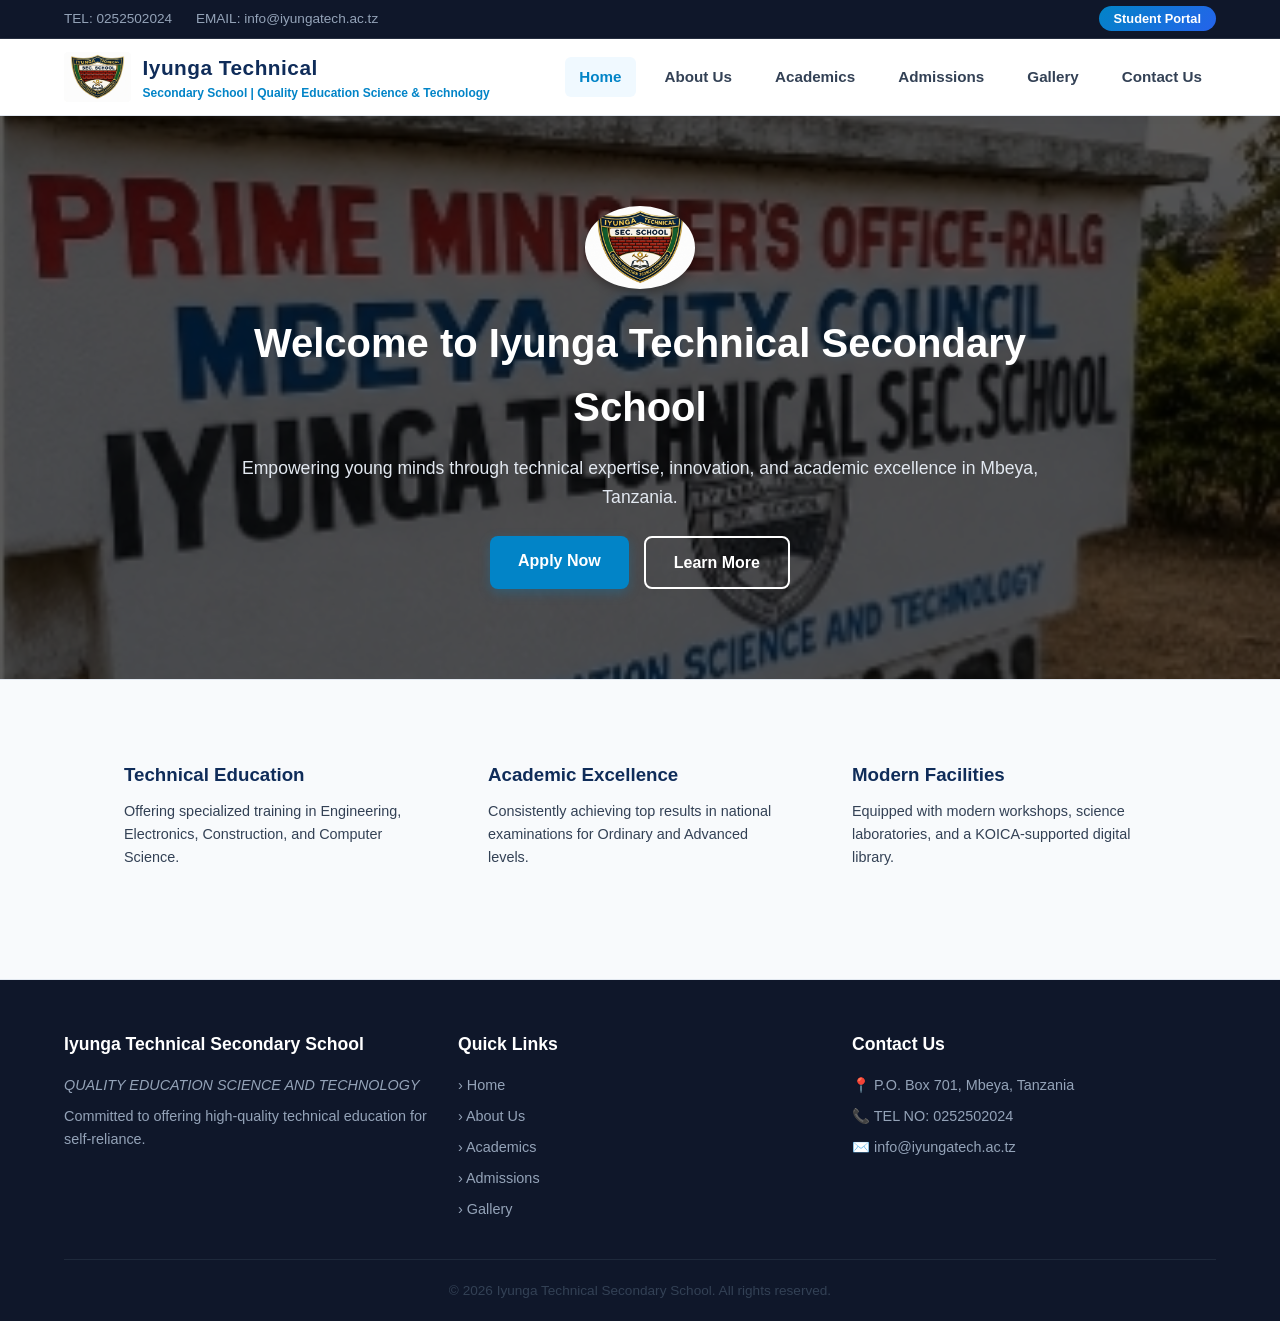
<file: index.html>
<!DOCTYPE html>
<html lang="en">
<head>
    <meta charset="UTF-8">
    <meta name="viewport" content="width=device-width, initial-scale=1.0">
    <title>Iyunga Technical Secondary School - Home</title>
    <!-- Custom External CSS -->
    <link rel="stylesheet" href="style.css">
</head>
<body>

    <!-- TOP HEADER -->
    <div class="top-header">
        <div class="top-header-info">
            <span>TEL: 0252502024</span>
            <span>EMAIL: info@iyungatech.ac.tz</span>
        </div>
        <div>
            <a href="#" class="portal-btn">Student Portal</a>
        </div>
    </div>

    <!-- NAVIGATION BAR -->
    <nav class="navbar">
        <div class="nav-container">
            <a href="index.html" class="brand-logo">
                <img src="iyungalogo.jpg" alt="Iyunga Logo" style="height: 50px; width: auto; margin-right: 12px; border-radius: 4px;">
                <div>
                    <div class="brand-title">Iyunga Technical</div>
                    <div class="brand-subtitle">Secondary School | Quality Education Science & Technology</div>
                </div>
            </a>
            <div class="nav-links">
                <a href="index.html" class="active">Home</a>
                <a href="about.html">About Us</a>
                <a href="academics.html">Academics</a>
                <a href="admissions.html">Admissions</a>
                <a href="gallery.html">Gallery</a>
                <a href="contact.html">Contact Us</a>
            </div>
        </div>
    </nav>

    <!-- HERO SECTION (WITH LOGO & BACKGROUND IMAGE) -->
    <section class="hero-section" style="background: linear-gradient(rgba(0, 0, 0, 0.65), rgba(0, 0, 0, 0.65)), url('iyunga3.jpg') no-repeat center center/cover;">
        <div class="hero-content">
            <div class="hero-text" style="text-align: center;">
                <!-- School Logo in Hero -->
                <img src="iyungalogo.jpg" alt="Iyunga Crest Logo" style="width: 110px; height: auto; margin-bottom: 15px; border-radius: 50%; border: 3px solid var(--brand-gold); box-shadow: 0 4px 10px rgba(0,0,0,0.3);">
                
                <h2>Welcome to Iyunga Technical Secondary School</h2>
                <p>Empowering young minds through technical expertise, innovation, and academic excellence in Mbeya, Tanzania.</p>
                <div class="hero-buttons">
                    <a href="admissions.html" class="btn-primary">Apply Now</a>
                    <a href="about.html" class="btn-outline">Learn More</a>
                </div>
            </div>
        </div>
    </section>

    <!-- ANNOUNCEMENT / QUICK INFO SECTION -->
    <section class="main-container">
        <div class="grid-3-col" style="display: grid; grid-template-columns: repeat(auto-fit, minmax(280px, 1fr)); gap: 20px; margin-top: 20px;">
            <div style="background: var(--light-bg); padding: 20px; border-radius: 8px; border-left: 4px solid var(--brand-gold);">
                <h3 style="color: var(--brand-green); margin-bottom: 10px;">Technical Education</h3>
                <p style="font-size: 0.9rem; color: var(--gray-text);">Offering specialized training in Engineering, Electronics, Construction, and Computer Science.</p>
            </div>
            <div style="background: var(--light-bg); padding: 20px; border-radius: 8px; border-left: 4px solid var(--brand-green);">
                <h3 style="color: var(--brand-green); margin-bottom: 10px;">Academic Excellence</h3>
                <p style="font-size: 0.9rem; color: var(--gray-text);">Consistently achieving top results in national examinations for Ordinary and Advanced levels.</p>
            </div>
            <div style="background: var(--light-bg); padding: 20px; border-radius: 8px; border-left: 4px solid var(--brand-gold);">
                <h3 style="color: var(--brand-green); margin-bottom: 10px;">Modern Facilities</h3>
                <p style="font-size: 0.9rem; color: var(--gray-text);">Equipped with modern workshops, science laboratories, and a KOICA-supported digital library.</p>
            </div>
        </div>
    </section>

    <!-- FOOTER -->
    <footer>
        <div class="footer-container">
            <div class="footer-col">
                <h4>Iyunga Technical Secondary School</h4>
                <p style="color: var(--brand-gold); font-style: italic; margin-bottom: 8px;">QUALITY EDUCATION SCIENCE AND TECHNOLOGY</p>
                <p>Committed to offering high-quality technical education for self-reliance.</p>
            </div>
            <div class="footer-col">
                <h4>Quick Links</h4>
                <ul>
                    <li><a href="index.html">&rsaquo; Home</a></li>
                    <li><a href="about.html">&rsaquo; About Us</a></li>
                    <li><a href="academics.html">&rsaquo; Academics</a></li>
                    <li><a href="admissions.html">&rsaquo; Admissions</a></li>
                    <li><a href="gallery.html">&rsaquo; Gallery</a></li>
                </ul>
            </div>
            <div class="footer-col">
                <h4>Contact Us</h4>
                <ul>
                    <li>📍 P.O. Box 701, Mbeya, Tanzania</li>
                    <li>📞 TEL NO: 0252502024</li>
                    <li>✉️ info@iyungatech.ac.tz</li>
                </ul>
            </div>
        </div>
        <div class="footer-bottom">
            <p>&copy; 2026 Iyunga Technical Secondary School. All rights reserved.</p>
        </div>
    </footer>

    <!-- JAVASCRIPT LINK -->
    <script src="script.js"></script>

</body>
</html>
</file>
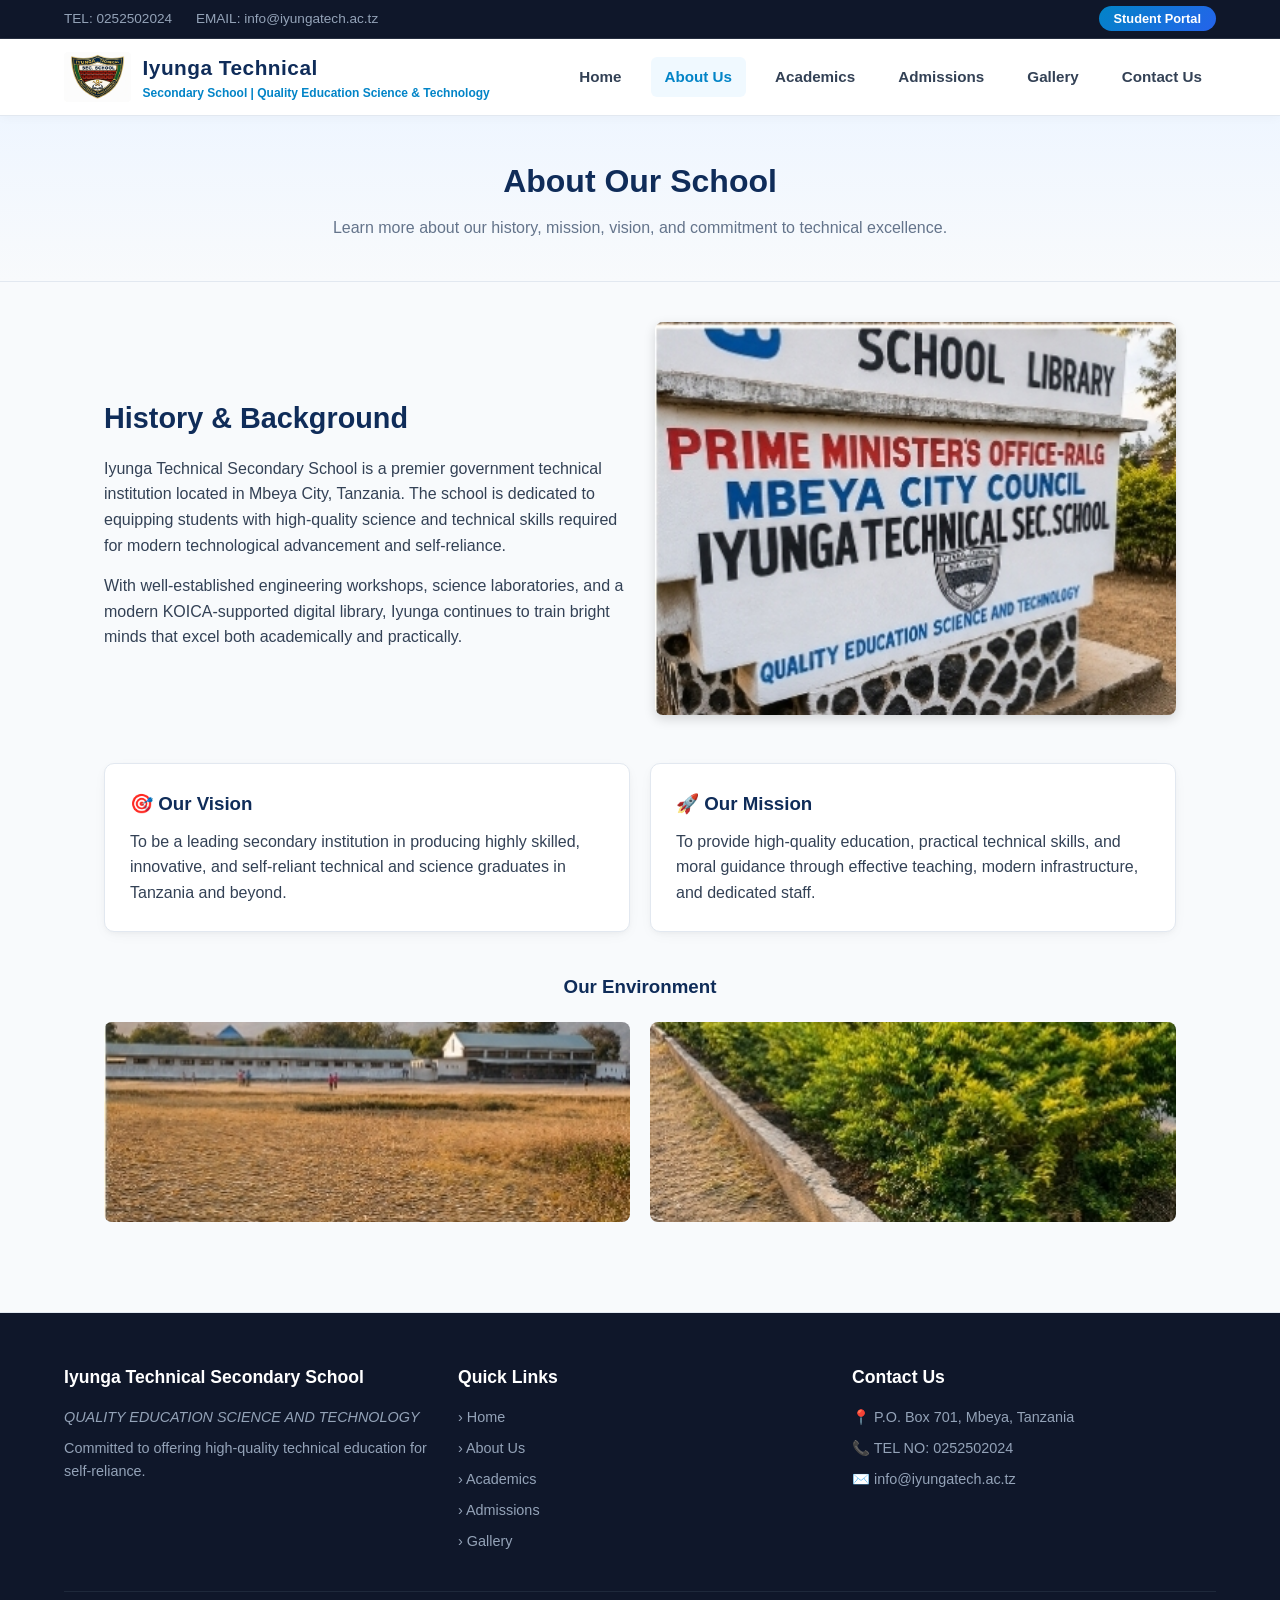
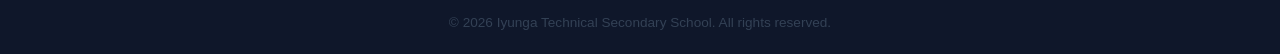
<file: about.html>
<!DOCTYPE html>
<html lang="en">
<head>
    <meta charset="UTF-8">
    <meta name="viewport" content="width=device-width, initial-scale=1.0">
    <title>About Us - Iyunga Technical Secondary School</title>
    <!-- Custom External CSS -->
    <link rel="stylesheet" href="style.css">
</head>
<body>

    <!-- TOP HEADER -->
    <div class="top-header">
        <div class="top-header-info">
            <span>TEL: 0252502024</span>
            <span>EMAIL: info@iyungatech.ac.tz</span>
        </div>
        <div>
            <a href="#" class="portal-btn">Student Portal</a>
        </div>
    </div>

    <!-- NAVIGATION BAR -->
    <nav class="navbar">
        <div class="nav-container">
            <a href="index.html" class="brand-logo">
                <img src="iyungalogo.jpg" alt="Iyunga Logo" style="height: 50px; width: auto; margin-right: 12px; border-radius: 4px;">
                <div>
                    <div class="brand-title">Iyunga Technical</div>
                    <div class="brand-subtitle">Secondary School | Quality Education Science & Technology</div>
                </div>
            </a>
            <div class="nav-links">
                <a href="index.html">Home</a>
                <a href="about.html" class="active">About Us</a>
                <a href="academics.html">Academics</a>
                <a href="admissions.html">Admissions</a>
                <a href="gallery.html">Gallery</a>
                <a href="contact.html">Contact Us</a>
            </div>
        </div>
    </nav>

    <!-- PAGE BANNER -->
    <section class="page-banner">
        <div class="banner-container">
            <h2>About Our School</h2>
            <p>Learn more about our history, mission, vision, and commitment to technical excellence.</p>
        </div>
    </section>

    <!-- MAIN ABOUT CONTENT -->
    <section class="main-container">
        
        <!-- School Overview Section -->
        <div class="grid-2" style="display: grid; grid-template-columns: repeat(auto-fit, minmax(300px, 1fr)); gap: 30px; align-items: center; margin-bottom: 40px;">
            <div>
                <h3 style="color: var(--brand-green); margin-bottom: 15px; font-size: 1.8rem;">History & Background</h3>
                <p style="margin-bottom: 15px; line-height: 1.6; color: var(--gray-text);">
                    Iyunga Technical Secondary School is a premier government technical institution located in Mbeya City, Tanzania. The school is dedicated to equipping students with high-quality science and technical skills required for modern technological advancement and self-reliance.
                </p>
                <p style="line-height: 1.6; color: var(--gray-text);">
                    With well-established engineering workshops, science laboratories, and a modern KOICA-supported digital library, Iyunga continues to train bright minds that excel both academically and practically.
                </p>
            </div>
            <div>
                <img src="iyunga3.jpg" alt="Iyunga Signboard" style="width: 100%; border-radius: 8px; box-shadow: 0 4px 12px rgba(0,0,0,0.15);">
            </div>
        </div>

        <!-- Vision and Mission Section -->
        <div class="grid-2" style="display: grid; grid-template-columns: repeat(auto-fit, minmax(280px, 1fr)); gap: 20px; margin-bottom: 40px;">
            <div class="card" style="background: var(--light-bg); padding: 25px; border-radius: 8px; border-top: 4px solid var(--brand-green);">
                <h3 style="color: var(--brand-green); margin-bottom: 10px;">🎯 Our Vision</h3>
                <p style="color: var(--gray-text); line-height: 1.6;">
                    To be a leading secondary institution in producing highly skilled, innovative, and self-reliant technical and science graduates in Tanzania and beyond.
                </p>
            </div>
            <div class="card" style="background: var(--light-bg); padding: 25px; border-radius: 8px; border-top: 4px solid var(--brand-gold);">
                <h3 style="color: var(--brand-green); margin-bottom: 10px;">🚀 Our Mission</h3>
                <p style="color: var(--gray-text); line-height: 1.6;">
                    To provide high-quality education, practical technical skills, and moral guidance through effective teaching, modern infrastructure, and dedicated staff.
                </p>
            </div>
        </div>

        <!-- Campus Facilities Preview -->
        <div style="margin-top: 30px;">
            <h3 style="color: var(--brand-green); text-align: center; margin-bottom: 20px;">Our Environment</h3>
            <div style="display: grid; grid-template-columns: repeat(auto-fit, minmax(250px, 1fr)); gap: 20px;">
                <img src="iyunga1.jpg" alt="Classrooms and Parade Grounds" style="width: 100%; height: 200px; object-fit: cover; border-radius: 8px;">
                <img src="iyunga4.jpg" alt="KOICA Library Garden" style="width: 100%; height: 200px; object-fit: cover; border-radius: 8px;">
            </div>
        </div>

    </section>

    <!-- FOOTER -->
    <footer>
        <div class="footer-container">
            <div class="footer-col">
                <h4>Iyunga Technical Secondary School</h4>
                <p style="color: var(--brand-gold); font-style: italic; margin-bottom: 8px;">QUALITY EDUCATION SCIENCE AND TECHNOLOGY</p>
                <p>Committed to offering high-quality technical education for self-reliance.</p>
            </div>
            <div class="footer-col">
                <h4>Quick Links</h4>
                <ul>
                    <li><a href="index.html">&rsaquo; Home</a></li>
                    <li><a href="about.html">&rsaquo; About Us</a></li>
                    <li><a href="academics.html">&rsaquo; Academics</a></li>
                    <li><a href="admissions.html">&rsaquo; Admissions</a></li>
                    <li><a href="gallery.html">&rsaquo; Gallery</a></li>
                </ul>
            </div>
            <div class="footer-col">
                <h4>Contact Us</h4>
                <ul>
                    <li>📍 P.O. Box 701, Mbeya, Tanzania</li>
                    <li>📞 TEL NO: 0252502024</li>
                    <li>✉️ info@iyungatech.ac.tz</li>
                </ul>
            </div>
        </div>
        <div class="footer-bottom">
            <p>&copy; 2026 Iyunga Technical Secondary School. All rights reserved.</p>
        </div>
    </footer>

    <!-- JAVASCRIPT LINK -->
    <script src="script.js"></script>

</body>
</html>
</file>
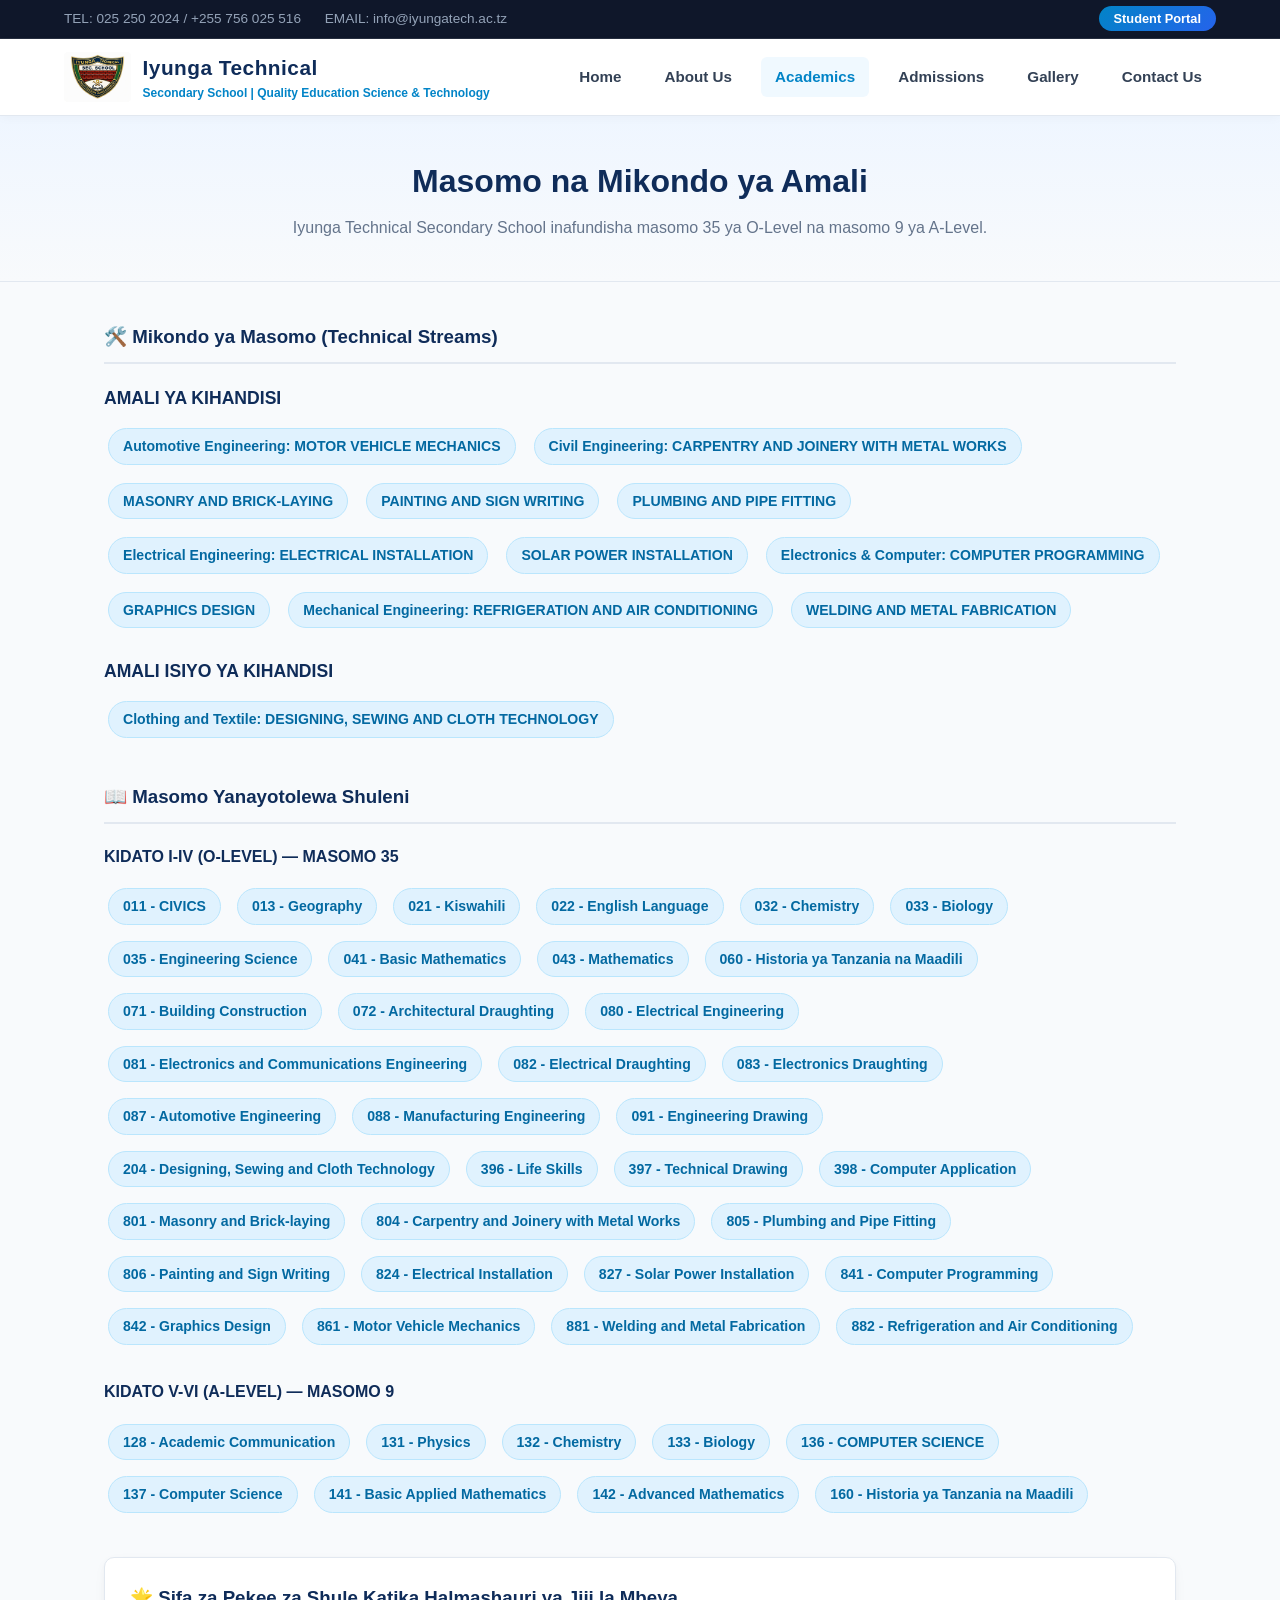
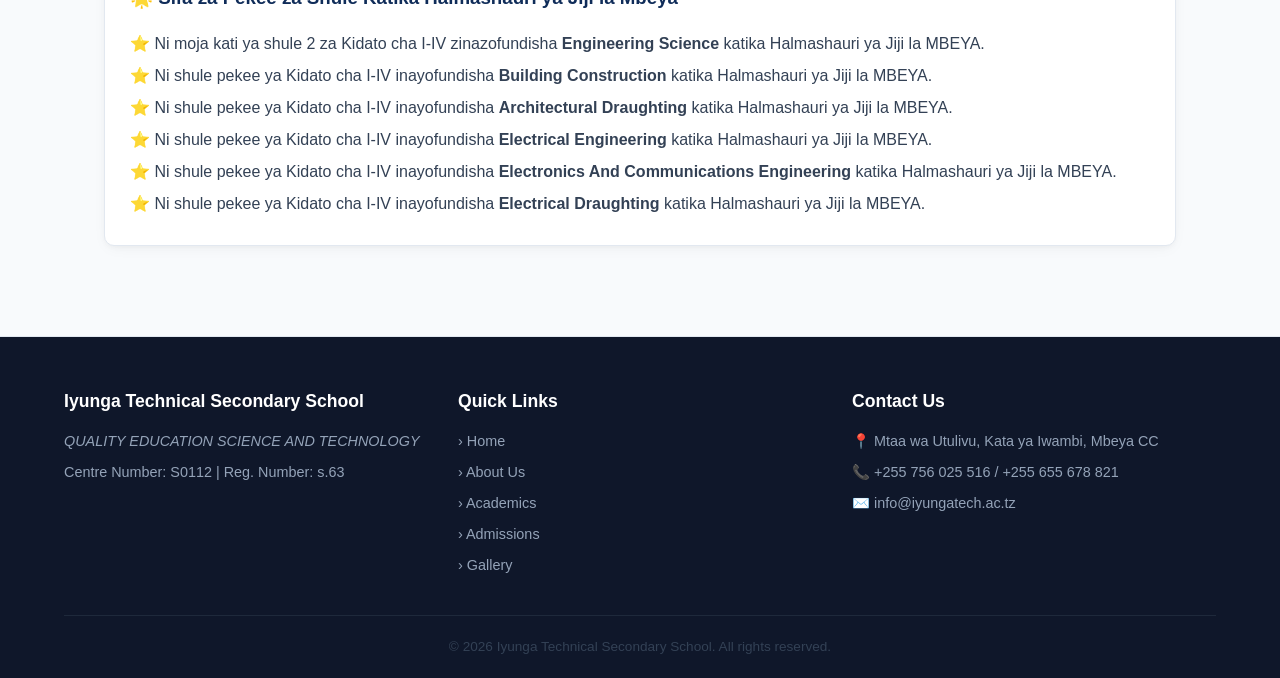
<file: academics.html>
<!DOCTYPE html>
<html lang="en">
<head>
    <meta charset="UTF-8">
    <meta name="viewport" content="width=device-width, initial-scale=1.0">
    <title>Academics - Iyunga Technical Secondary School</title>
    <!-- Custom External CSS -->
    <link rel="stylesheet" href="style.css">
</head>
<body>

    <!-- TOP HEADER -->
    <div class="top-header">
        <div class="top-header-info">
            <span>TEL: 025 250 2024 / +255 756 025 516</span>
            <span>EMAIL: info@iyungatech.ac.tz</span>
        </div>
        <div>
            <a href="#" class="portal-btn">Student Portal</a>
        </div>
    </div>

    <!-- NAVIGATION BAR -->
    <nav class="navbar">
        <div class="nav-container">
            <a href="index.html" class="brand-logo">
                <img src="iyungalogo.jpg" alt="Iyunga Logo" style="height: 50px; width: auto; margin-right: 12px; border-radius: 4px;">
                <div>
                    <div class="brand-title">Iyunga Technical</div>
                    <div class="brand-subtitle">Secondary School | Quality Education Science & Technology</div>
                </div>
            </a>
            <div class="nav-links">
                <a href="index.html">Home</a>
                <a href="about.html">About Us</a>
                <a href="academics.html" class="active">Academics</a>
                <a href="admissions.html">Admissions</a>
                <a href="gallery.html">Gallery</a>
                <a href="contact.html">Contact Us</a>
            </div>
        </div>
    </nav>

    <!-- PAGE BANNER -->
    <section class="page-banner">
        <div class="banner-container">
            <h2>Masomo na Mikondo ya Amali</h2>
            <p>Iyunga Technical Secondary School inafundisha masomo 35 ya O-Level na masomo 9 ya A-Level.</p>
        </div>
    </section>

    <!-- ACADEMICS CONTENT -->
    <section class="main-container">

        <!-- MIKONDO YA MASOMO (AMALI) -->
        <div style="margin-bottom: 40px;">
            <h3 style="color: var(--accent-teal); border-bottom: 2px solid var(--border-color); padding-bottom: 10px; margin-bottom: 20px;">
                🛠️ Mikondo ya Masomo (Technical Streams)
            </h3>

            <!-- Amali ya Kihandisi -->
            <div style="margin-bottom: 25px;">
                <h4 style="color: #3A86FF; margin-bottom: 12px; font-size: 1.1rem;">AMALI YA KIHANDISI</h4>
                <div style="display: flex; flex-wrap: wrap; gap: 10px;">
                    <span class="subject-pill">Automotive Engineering: MOTOR VEHICLE MECHANICS</span>
                    <span class="subject-pill">Civil Engineering: CARPENTRY AND JOINERY WITH METAL WORKS</span>
                    <span class="subject-pill">MASONRY AND BRICK-LAYING</span>
                    <span class="subject-pill">PAINTING AND SIGN WRITING</span>
                    <span class="subject-pill">PLUMBING AND PIPE FITTING</span>
                    <span class="subject-pill">Electrical Engineering: ELECTRICAL INSTALLATION</span>
                    <span class="subject-pill">SOLAR POWER INSTALLATION</span>
                    <span class="subject-pill">Electronics & Computer: COMPUTER PROGRAMMING</span>
                    <span class="subject-pill">GRAPHICS DESIGN</span>
                    <span class="subject-pill">Mechanical Engineering: REFRIGERATION AND AIR CONDITIONING</span>
                    <span class="subject-pill">WELDING AND METAL FABRICATION</span>
                </div>
            </div>

            <!-- Amali Isiyo ya Kihandisi -->
            <div>
                <h4 style="color: #3A86FF; margin-bottom: 12px; font-size: 1.1rem;">AMALI ISIYO YA KIHANDISI</h4>
                <div style="display: flex; flex-wrap: wrap; gap: 10px;">
                    <span class="subject-pill">Clothing and Textile: DESIGNING, SEWING AND CLOTH TECHNOLOGY</span>
                </div>
            </div>
        </div>

        <!-- MASOMO YANATOLEWA SHULENI -->
        <div style="margin-bottom: 40px;">
            <h3 style="color: var(--accent-teal); border-bottom: 2px solid var(--border-color); padding-bottom: 10px; margin-bottom: 20px;">
                📖 Masomo Yanayotolewa Shuleni
            </h3>

            <!-- O-Level -->
            <div style="margin-bottom: 30px;">
                <h4 style="color: var(--accent-green); margin-bottom: 15px;">KIDATO I-IV (O-LEVEL) — MASOMO 35</h4>
                <div style="display: flex; flex-wrap: wrap; gap: 8px;">
                    <span class="subject-pill">011 - CIVICS</span>
                    <span class="subject-pill">013 - Geography</span>
                    <span class="subject-pill">021 - Kiswahili</span>
                    <span class="subject-pill">022 - English Language</span>
                    <span class="subject-pill">032 - Chemistry</span>
                    <span class="subject-pill">033 - Biology</span>
                    <span class="subject-pill">035 - Engineering Science</span>
                    <span class="subject-pill">041 - Basic Mathematics</span>
                    <span class="subject-pill">043 - Mathematics</span>
                    <span class="subject-pill">060 - Historia ya Tanzania na Maadili</span>
                    <span class="subject-pill">071 - Building Construction</span>
                    <span class="subject-pill">072 - Architectural Draughting</span>
                    <span class="subject-pill">080 - Electrical Engineering</span>
                    <span class="subject-pill">081 - Electronics and Communications Engineering</span>
                    <span class="subject-pill">082 - Electrical Draughting</span>
                    <span class="subject-pill">083 - Electronics Draughting</span>
                    <span class="subject-pill">087 - Automotive Engineering</span>
                    <span class="subject-pill">088 - Manufacturing Engineering</span>
                    <span class="subject-pill">091 - Engineering Drawing</span>
                    <span class="subject-pill">204 - Designing, Sewing and Cloth Technology</span>
                    <span class="subject-pill">396 - Life Skills</span>
                    <span class="subject-pill">397 - Technical Drawing</span>
                    <span class="subject-pill">398 - Computer Application</span>
                    <span class="subject-pill">801 - Masonry and Brick-laying</span>
                    <span class="subject-pill">804 - Carpentry and Joinery with Metal Works</span>
                    <span class="subject-pill">805 - Plumbing and Pipe Fitting</span>
                    <span class="subject-pill">806 - Painting and Sign Writing</span>
                    <span class="subject-pill">824 - Electrical Installation</span>
                    <span class="subject-pill">827 - Solar Power Installation</span>
                    <span class="subject-pill">841 - Computer Programming</span>
                    <span class="subject-pill">842 - Graphics Design</span>
                    <span class="subject-pill">861 - Motor Vehicle Mechanics</span>
                    <span class="subject-pill">881 - Welding and Metal Fabrication</span>
                    <span class="subject-pill">882 - Refrigeration and Air Conditioning</span>
                </div>
            </div>

            <!-- A-Level -->
            <div>
                <h4 style="color: var(--accent-green); margin-bottom: 15px;">KIDATO V-VI (A-LEVEL) — MASOMO 9</h4>
                <div style="display: flex; flex-wrap: wrap; gap: 8px;">
                    <span class="subject-pill">128 - Academic Communication</span>
                    <span class="subject-pill">131 - Physics</span>
                    <span class="subject-pill">132 - Chemistry</span>
                    <span class="subject-pill">133 - Biology</span>
                    <span class="subject-pill">136 - COMPUTER SCIENCE</span>
                    <span class="subject-pill">137 - Computer Science</span>
                    <span class="subject-pill">141 - Basic Applied Mathematics</span>
                    <span class="subject-pill">142 - Advanced Mathematics</span>
                    <span class="subject-pill">160 - Historia ya Tanzania na Maadili</span>
                </div>
            </div>
        </div>

        <!-- SPECIAL HIGHLIGHTS -->
        <div style="background: var(--bg-card); padding: 25px; border-radius: 10px; border-left: 4px solid var(--accent-teal);">
            <h3 style="color: var(--accent-teal); margin-bottom: 15px;">🌟 Sifa za Pekee za Shule Katika Halmashauri ya Jiji la Mbeya</h3>
            <ul style="list-style: none; line-height: 2;">
                <li>⭐ Ni moja kati ya shule 2 za Kidato cha I-IV zinazofundisha <strong>Engineering Science</strong> katika Halmashauri ya Jiji la MBEYA.</li>
                <li>⭐ Ni shule pekee ya Kidato cha I-IV inayofundisha <strong>Building Construction</strong> katika Halmashauri ya Jiji la MBEYA.</li>
                <li>⭐ Ni shule pekee ya Kidato cha I-IV inayofundisha <strong>Architectural Draughting</strong> katika Halmashauri ya Jiji la MBEYA.</li>
                <li>⭐ Ni shule pekee ya Kidato cha I-IV inayofundisha <strong>Electrical Engineering</strong> katika Halmashauri ya Jiji la MBEYA.</li>
                <li>⭐ Ni shule pekee ya Kidato cha I-IV inayofundisha <strong>Electronics And Communications Engineering</strong> katika Halmashauri ya Jiji la MBEYA.</li>
                <li>⭐ Ni shule pekee ya Kidato cha I-IV inayofundisha <strong>Electrical Draughting</strong> katika Halmashauri ya Jiji la MBEYA.</li>
            </ul>
        </div>

    </section>

    <!-- FOOTER -->
    <footer>
        <div class="footer-container">
            <div class="footer-col">
                <h4>Iyunga Technical Secondary School</h4>
                <p style="color: var(--accent-teal); font-style: italic; margin-bottom: 8px;">QUALITY EDUCATION SCIENCE AND TECHNOLOGY</p>
                <p>Centre Number: S0112 | Reg. Number: s.63</p>
            </div>
            <div class="footer-col">
                <h4>Quick Links</h4>
                <ul>
                    <li><a href="index.html">&rsaquo; Home</a></li>
                    <li><a href="about.html">&rsaquo; About Us</a></li>
                    <li><a href="academics.html">&rsaquo; Academics</a></li>
                    <li><a href="admissions.html">&rsaquo; Admissions</a></li>
                    <li><a href="gallery.html">&rsaquo; Gallery</a></li>
                </ul>
            </div>
            <div class="footer-col">
                <h4>Contact Us</h4>
                <ul>
                    <li>📍 Mtaa wa Utulivu, Kata ya Iwambi, Mbeya CC</li>
                    <li>📞 +255 756 025 516 / +255 655 678 821</li>
                    <li>✉️ info@iyungatech.ac.tz</li>
                </ul>
            </div>
        </div>
        <div class="footer-bottom">
            <p>&copy; 2026 Iyunga Technical Secondary School. All rights reserved.</p>
        </div>
    </footer>

    <!-- JAVASCRIPT LINK -->
    <script src="script.js"></script>

</body>
</html>
</file>
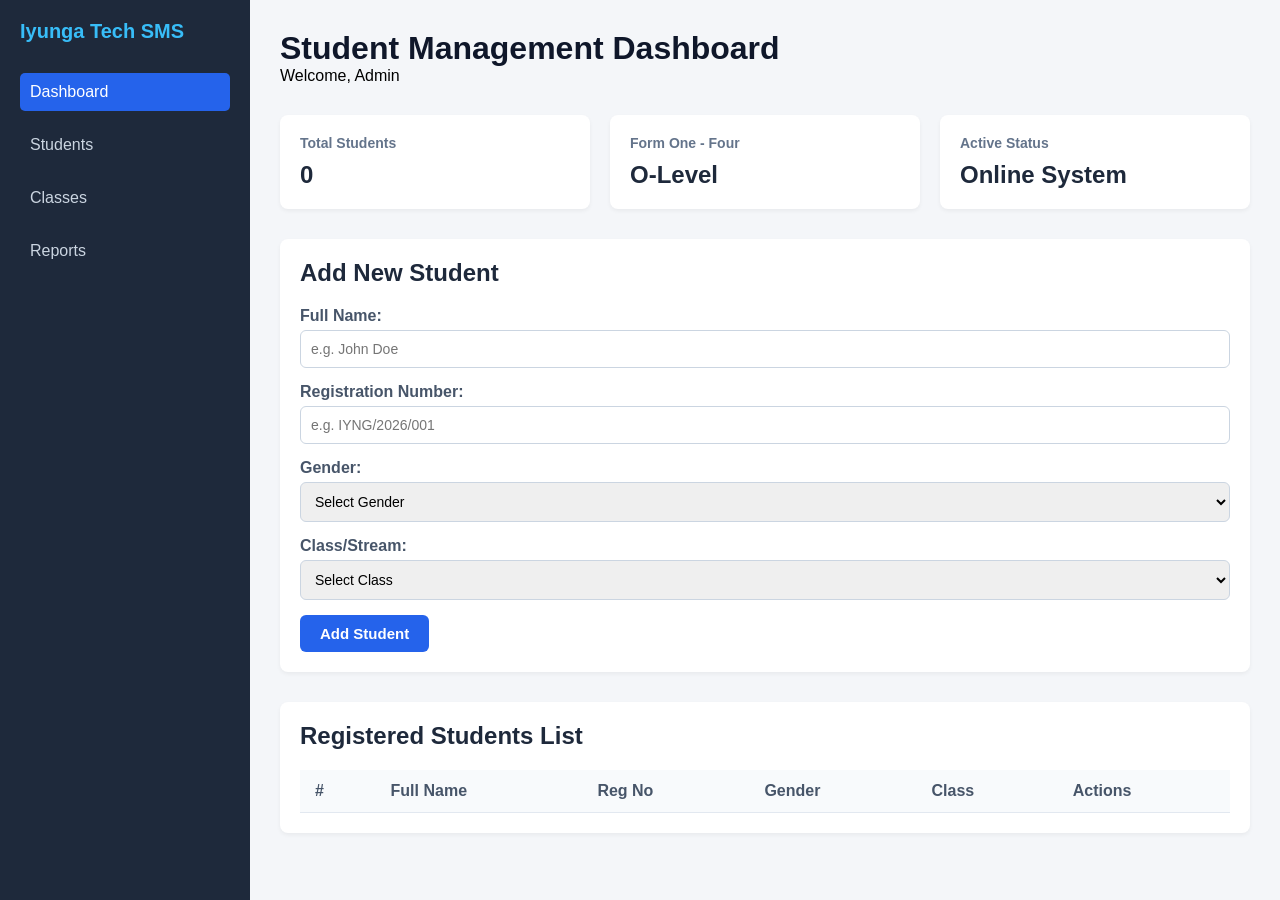
<file: admin.html>
<!DOCTYPE html>
<html lang="sw">
<head>
    <meta charset="UTF-8">
    <meta name="viewport" content="width=device-width, initial-scale=1.0">
    <title>Iyunga Tech - Student Management System</title>
    <link rel="stylesheet" href="admin-style.css">
</head>
<body>

    <div class="sidebar">
        <h2>Iyunga Tech SMS</h2>
        <ul>
            <li><a href="#" class="active">Dashboard</a></li>
            <li><a href="#">Students</a></li>
            <li><a href="#">Classes</a></li>
            <li><a href="#">Reports</a></li>
        </ul>
    </div>

    <div class="main-content">
        <header>
            <h1>Student Management Dashboard</h1>
            <p>Welcome, Admin</p>
        </header>

        <section class="stats">
            <div class="card">
                <h3>Total Students</h3>
                <p id="total-students">0</p>
            </div>
            <div class="card">
                <h3>Form One - Four</h3>
                <p>O-Level</p>
            </div>
            <div class="card">
                <h3>Active Status</h3>
                <p>Online System</p>
            </div>
        </section>

        <section class="content-area">
            <h2>Add New Student</h2>
            <form id="student-form">
                <div class="form-group">
                    <label for="fullName">Full Name:</label>
                    <input type="text" id="fullName" placeholder="e.g. John Doe" required>
                </div>

                <div class="form-group">
                    <label for="regNo">Registration Number:</label>
                    <input type="text" id="regNo" placeholder="e.g. IYNG/2026/001" required>
                </div>

                <div class="form-group">
                    <label for="gender">Gender:</label>
                    <select id="gender" required>
                        <option value="">Select Gender</option>
                        <option value="Male">Male</option>
                        <option value="Female">Female</option>
                    </select>
                </div>

                <div class="form-group">
                    <label for="studentClass">Class/Stream:</label>
                    <select id="studentClass" required>
                        <option value="">Select Class</option>
                        <option value="Form 1">Form 1</option>
                        <option value="Form 2">Form 2</option>
                        <option value="Form 3">Form 3</option>
                        <option value="Form 4">Form 4</option>
                    </select>
                </div>

                <button type="submit" class="btn-submit">Add Student</button>
            </form>
        </section>

        <!-- DAY 3: Student Records Table -->
        <section class="content-area table-section">
            <h2>Registered Students List</h2>
            <table class="student-table">
                <thead>
                    <tr>
                        <th>#</th>
                        <th>Full Name</th>
                        <th>Reg No</th>
                        <th>Gender</th>
                        <th>Class</th>
                        <th>Actions</th>
                    </tr>
                </thead>
                <tbody id="student-list">
                    <!-- Sample Data -->
                    <tr>
                        <td>1</td>
                        <td>Josephat Mwita</td>
                        <td>IYNG/2026/001</td>
                        <td>Male</td>
                        <td>Form 3</td>
                        <td>
                            <button class="btn-edit">Edit</button>
                            <button class="btn-delete">Delete</button>
                        </td>
                    </tr>
                </tbody>
            </table>
        </section>
    </div>

    <script src="admin-script.js"></script>
</body>
</html>
</file>
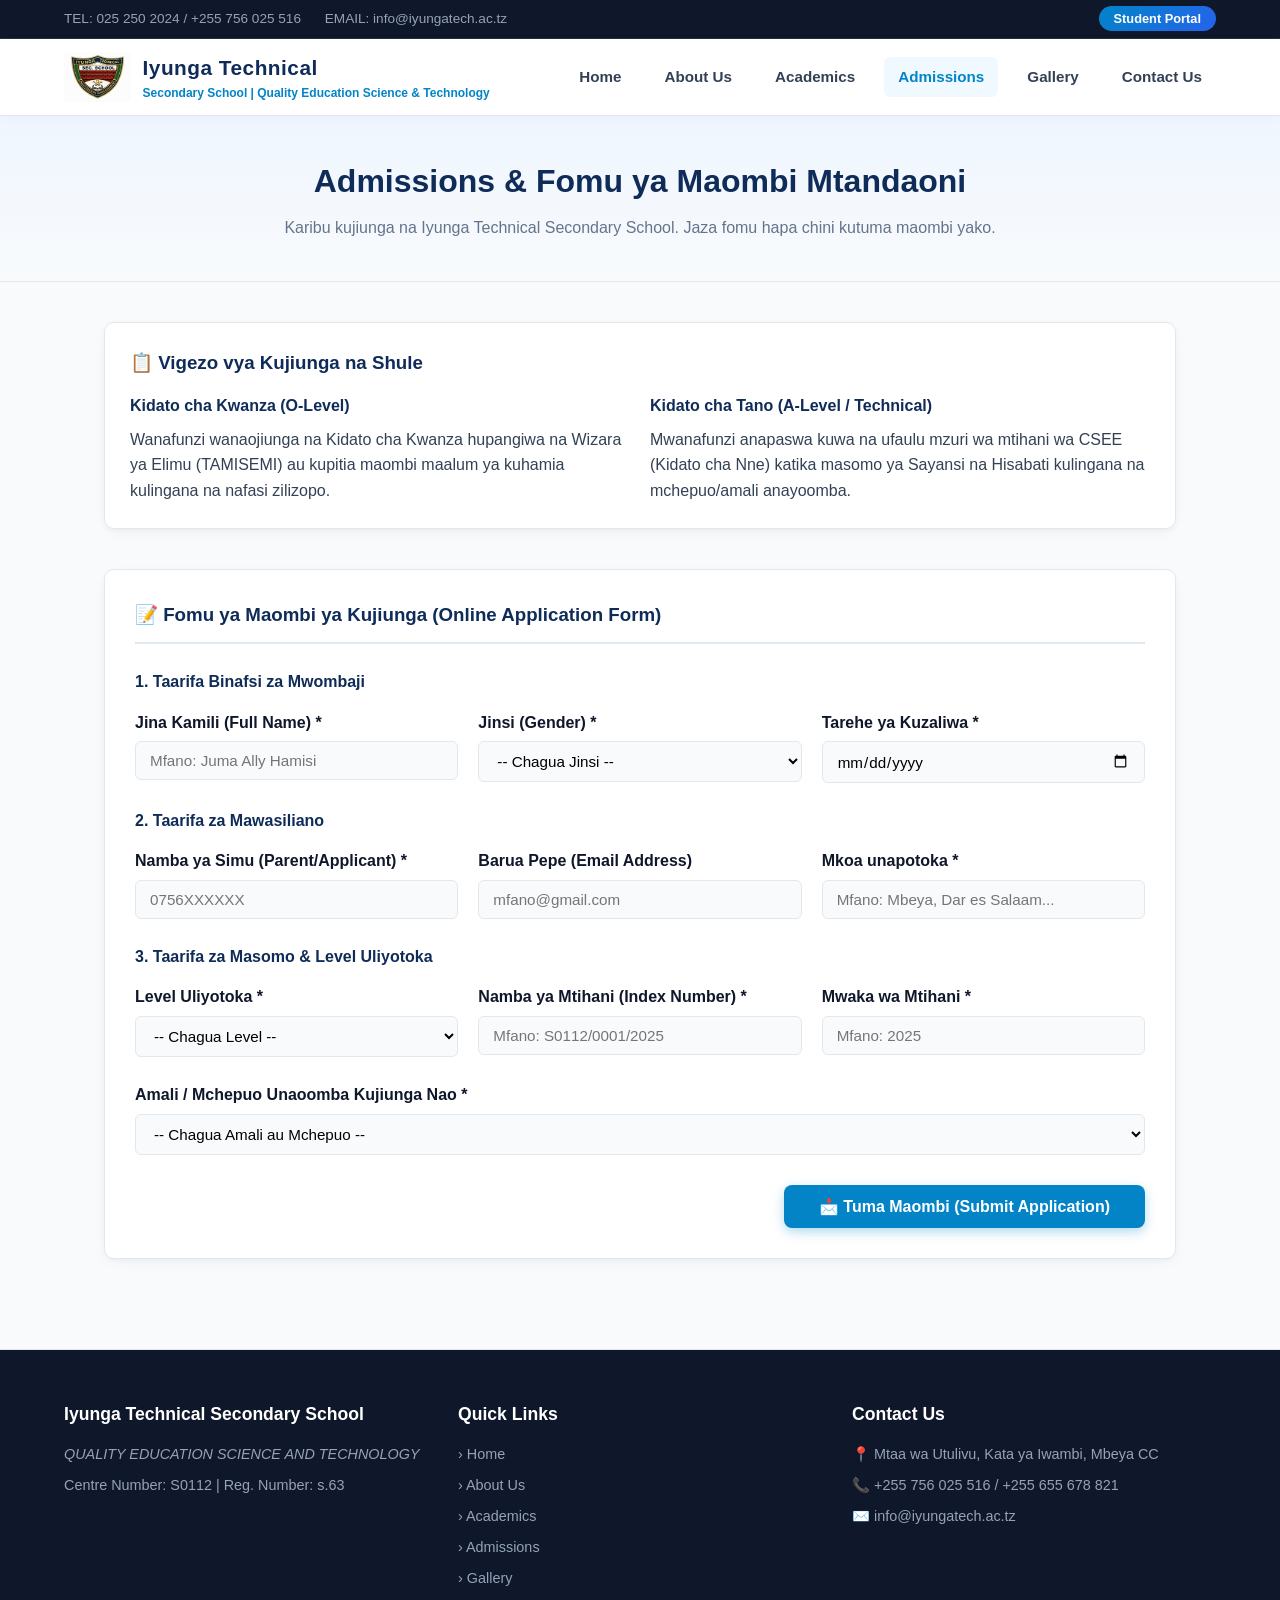
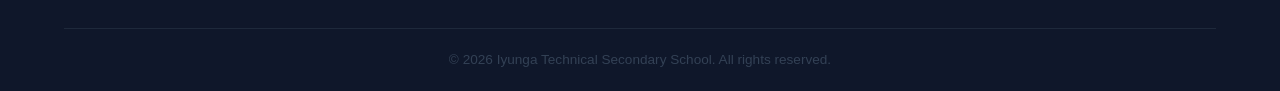
<file: admissions.html>
<!DOCTYPE html>
<html lang="sw">
<head>
    <meta charset="UTF-8">
    <meta name="viewport" content="width=device-width, initial-scale=1.0">
    <title>Admissions & Maombi - Iyunga Technical Secondary School</title>
    <!-- Custom External CSS -->
    <link rel="stylesheet" href="style.css">
</head>
<body>

    <!-- TOP HEADER -->
    <div class="top-header">
        <div class="top-header-info">
            <span>TEL: 025 250 2024 / +255 756 025 516</span>
            <span>EMAIL: info@iyungatech.ac.tz</span>
        </div>
        <div>
            <a href="#" class="portal-btn">Student Portal</a>
        </div>
    </div>

    <!-- NAVIGATION BAR -->
    <nav class="navbar">
        <div class="nav-container">
            <a href="index.html" class="brand-logo">
                <img src="iyungalogo.jpg" alt="Iyunga Logo" style="height: 50px; width: auto; margin-right: 12px; border-radius: 4px;">
                <div>
                    <div class="brand-title">Iyunga Technical</div>
                    <div class="brand-subtitle">Secondary School | Quality Education Science & Technology</div>
                </div>
            </a>
            <div class="nav-links">
                <a href="index.html">Home</a>
                <a href="about.html">About Us</a>
                <a href="academics.html">Academics</a>
                <a href="admissions.html" class="active">Admissions</a>
                <a href="gallery.html">Gallery</a>
                <a href="contact.html">Contact Us</a>
            </div>
        </div>
    </nav>

    <!-- PAGE BANNER -->
    <section class="page-banner">
        <div class="banner-container">
            <h2>Admissions & Fomu ya Maombi Mtandaoni</h2>
            <p>Karibu kujiunga na Iyunga Technical Secondary School. Jaza fomu hapa chini kutuma maombi yako.</p>
        </div>
    </section>

    <!-- MAIN CONTENT -->
    <section class="main-container">

        <!-- REQUIREMENTS & CRITERIA -->
        <div style="background: var(--bg-card); padding: 25px; border-radius: 10px; border: 1px solid var(--border-color); margin-bottom: 40px; box-shadow: var(--shadow);">
            <h3 style="color: var(--brand-blue); margin-bottom: 15px;">📋 Vigezo vya Kujiunga na Shule</h3>
            <div style="display: grid; grid-template-columns: repeat(auto-fit, minmax(280px, 1fr)); gap: 20px;">
                <div>
                    <h4 style="color: var(--brand-accent); margin-bottom: 8px;">Kidato cha Kwanza (O-Level)</h4>
                    <p>Wanafunzi wanaojiunga na Kidato cha Kwanza hupangiwa na Wizara ya Elimu (TAMISEMI) au kupitia maombi maalum ya kuhamia kulingana na nafasi zilizopo.</p>
                </div>
                <div>
                    <h4 style="color: var(--brand-accent); margin-bottom: 8px;">Kidato cha Tano (A-Level / Technical)</h4>
                    <p>Mwanafunzi anapaswa kuwa na ufaulu mzuri wa mtihani wa CSEE (Kidato cha Nne) katika masomo ya Sayansi na Hisabati kulingana na mchepuo/amali anayoomba.</p>
                </div>
            </div>
        </div>

        <!-- ONLINE APPLICATION FORM -->
        <div style="background: var(--bg-card); padding: 30px; border-radius: 12px; border: 1px solid var(--border-color); box-shadow: var(--shadow);">
            <h3 style="color: var(--brand-blue); border-bottom: 2px solid var(--border-color); padding-bottom: 12px; margin-bottom: 25px;">
                📝 Fomu ya Maombi ya Kujiunga (Online Application Form)
            </h3>

            <form action="#" method="POST" id="admissionForm">
                
                <!-- SECTON 1: TAARIFA BINAHSI -->
                <h4 style="color: var(--brand-accent); margin-bottom: 15px;">1. Taarifa Binafsi za Mwombaji</h4>
                <div style="display: grid; grid-template-columns: repeat(auto-fit, minmax(250px, 1fr)); gap: 20px; margin-bottom: 25px;">
                    <div>
                        <label style="display: block; font-weight: 600; margin-bottom: 6px; color: var(--text-dark);">Jina Kamili (Full Name) *</label>
                        <input type="text" name="full_name" placeholder="Mfano: Juma Ally Hamisi" required style="width: 100%; padding: 10px 14px; border: 1px solid var(--border-color); border-radius: 6px; font-size: 0.95rem; background: var(--bg-light);">
                    </div>
                    <div>
                        <label style="display: block; font-weight: 600; margin-bottom: 6px; color: var(--text-dark);">Jinsi (Gender) *</label>
                        <select name="gender" required style="width: 100%; padding: 10px 14px; border: 1px solid var(--border-color); border-radius: 6px; font-size: 0.95rem; background: var(--bg-light);">
                            <option value="">-- Chagua Jinsi --</option>
                            <option value="Mume">Mume (Male)</option>
                            <option value="Mke">Mke (Female)</option>
                        </select>
                    </div>
                    <div>
                        <label style="display: block; font-weight: 600; margin-bottom: 6px; color: var(--text-dark);">Tarehe ya Kuzaliwa *</label>
                        <input type="date" name="dob" required style="width: 100%; padding: 10px 14px; border: 1px solid var(--border-color); border-radius: 6px; font-size: 0.95rem; background: var(--bg-light);">
                    </div>
                </div>

                <!-- SECTION 2: TAARIFA ZA MAWASILIANO -->
                <h4 style="color: var(--brand-accent); margin-bottom: 15px;">2. Taarifa za Mawasiliano</h4>
                <div style="display: grid; grid-template-columns: repeat(auto-fit, minmax(250px, 1fr)); gap: 20px; margin-bottom: 25px;">
                    <div>
                        <label style="display: block; font-weight: 600; margin-bottom: 6px; color: var(--text-dark);">Namba ya Simu (Parent/Applicant) *</label>
                        <input type="tel" name="phone" placeholder="0756XXXXXX" required style="width: 100%; padding: 10px 14px; border: 1px solid var(--border-color); border-radius: 6px; font-size: 0.95rem; background: var(--bg-light);">
                    </div>
                    <div>
                        <label style="display: block; font-weight: 600; margin-bottom: 6px; color: var(--text-dark);">Barua Pepe (Email Address)</label>
                        <input type="email" name="email" placeholder="mfano@gmail.com" style="width: 100%; padding: 10px 14px; border: 1px solid var(--border-color); border-radius: 6px; font-size: 0.95rem; background: var(--bg-light);">
                    </div>
                    <div>
                        <label style="display: block; font-weight: 600; margin-bottom: 6px; color: var(--text-dark);">Mkoa unapotoka *</label>
                        <input type="text" name="region" placeholder="Mfano: Mbeya, Dar es Salaam..." required style="width: 100%; padding: 10px 14px; border: 1px solid var(--border-color); border-radius: 6px; font-size: 0.95rem; background: var(--bg-light);">
                    </div>
                </div>

                <!-- SECTION 3: TAARIFA ZA KIAKADEMIA -->
                <h4 style="color: var(--brand-accent); margin-bottom: 15px;">3. Taarifa za Masomo & Level Uliyotoka</h4>
                <div style="display: grid; grid-template-columns: repeat(auto-fit, minmax(250px, 1fr)); gap: 20px; margin-bottom: 25px;">
                    <div>
                        <label style="display: block; font-weight: 600; margin-bottom: 6px; color: var(--text-dark);">Level Uliyotoka *</label>
                        <select name="previous_level" required style="width: 100%; padding: 10px 14px; border: 1px solid var(--border-color); border-radius: 6px; font-size: 0.95rem; background: var(--bg-light);">
                            <option value="">-- Chagua Level --</option>
                            <option value="Primary/Elimu ya Msingi">Elimu ya Msingi (Primary School)</option>
                            <option value="O-Level (Kidato cha 4)">O-Level / Kidato cha 4 (CSEE)</option>
                            <option value="Kituo kingine/Transfer">Uhamisho kutoka Shule Nyingine</option>
                        </select>
                    </div>
                    <div>
                        <label style="display: block; font-weight: 600; margin-bottom: 6px; color: var(--text-dark);">Namba ya Mtihani (Index Number) *</label>
                        <input type="text" name="index_number" placeholder="Mfano: S0112/0001/2025" required style="width: 100%; padding: 10px 14px; border: 1px solid var(--border-color); border-radius: 6px; font-size: 0.95rem; background: var(--bg-light);">
                    </div>
                    <div>
                        <label style="display: block; font-weight: 600; margin-bottom: 6px; color: var(--text-dark);">Mwaka wa Mtihani *</label>
                        <input type="number" name="exam_year" placeholder="Mfano: 2025" min="2010" max="2026" required style="width: 100%; padding: 10px 14px; border: 1px solid var(--border-color); border-radius: 6px; font-size: 0.95rem; background: var(--bg-light);">
                    </div>
                </div>

                <!-- SECTION 4: KOZI / MCHEPUO ANAPOOMBA -->
                <div style="margin-bottom: 30px;">
                    <label style="display: block; font-weight: 600; margin-bottom: 6px; color: var(--text-dark);">Amali / Mchepuo Unaoomba Kujiunga Nao *</label>
                    <select name="preferred_course" required style="width: 100%; padding: 10px 14px; border: 1px solid var(--border-color); border-radius: 6px; font-size: 0.95rem; background: var(--bg-light);">
                        <option value="">-- Chagua Amali au Mchepuo --</option>
                        <option value="Automotive Engineering">Automotive Engineering (Motor Vehicle Mechanics)</option>
                        <option value="Civil Engineering">Civil Engineering (Carpentry, Masonry, Plumbing, Painting)</option>
                        <option value="Electrical Engineering">Electrical Engineering & Solar Power</option>
                        <option value="Electronics & Computer">Electronics & Computer (Programming, Graphics Design)</option>
                        <option value="Mechanical Engineering">Mechanical Engineering (Refrigeration, Welding)</option>
                        <option value="Clothing & Textile">Clothing & Textile Design</option>
                        <option value="A-Level PCM/PGM/EGM">A-Level Combinations (PCM / PGM / EGM / Computer Science)</option>
                    </select>
                </div>

                <!-- SUBMIT BUTTON -->
                <div style="text-align: right;">
                    <button type="submit" class="btn-primary" style="border: none; cursor: pointer; font-size: 1rem; padding: 12px 35px;">
                        📩 Tuma Maombi (Submit Application)
                    </button>
                </div>

            </form>
        </div>

    </section>

    <!-- FOOTER -->
    <footer>
        <div class="footer-container">
            <div class="footer-col">
                <h4>Iyunga Technical Secondary School</h4>
                <p style="color: #38BDF8; font-style: italic; margin-bottom: 8px;">QUALITY EDUCATION SCIENCE AND TECHNOLOGY</p>
                <p>Centre Number: S0112 | Reg. Number: s.63</p>
            </div>
            <div class="footer-col">
                <h4>Quick Links</h4>
                <ul>
                    <li><a href="index.html">&rsaquo; Home</a></li>
                    <li><a href="about.html">&rsaquo; About Us</a></li>
                    <li><a href="academics.html">&rsaquo; Academics</a></li>
                    <li><a href="admissions.html">&rsaquo; Admissions</a></li>
                    <li><a href="gallery.html">&rsaquo; Gallery</a></li>
                </ul>
            </div>
            <div class="footer-col">
                <h4>Contact Us</h4>
                <ul>
                    <li>📍 Mtaa wa Utulivu, Kata ya Iwambi, Mbeya CC</li>
                    <li>📞 +255 756 025 516 / +255 655 678 821</li>
                    <li>✉️ info@iyungatech.ac.tz</li>
                </ul>
            </div>
        </div>
        <div class="footer-bottom">
            <p>&copy; 2026 Iyunga Technical Secondary School. All rights reserved.</p>
        </div>
    </footer>

    <!-- JAVASCRIPT LINK -->
    <script src="script.js"></script>

</body>
</html>
</file>
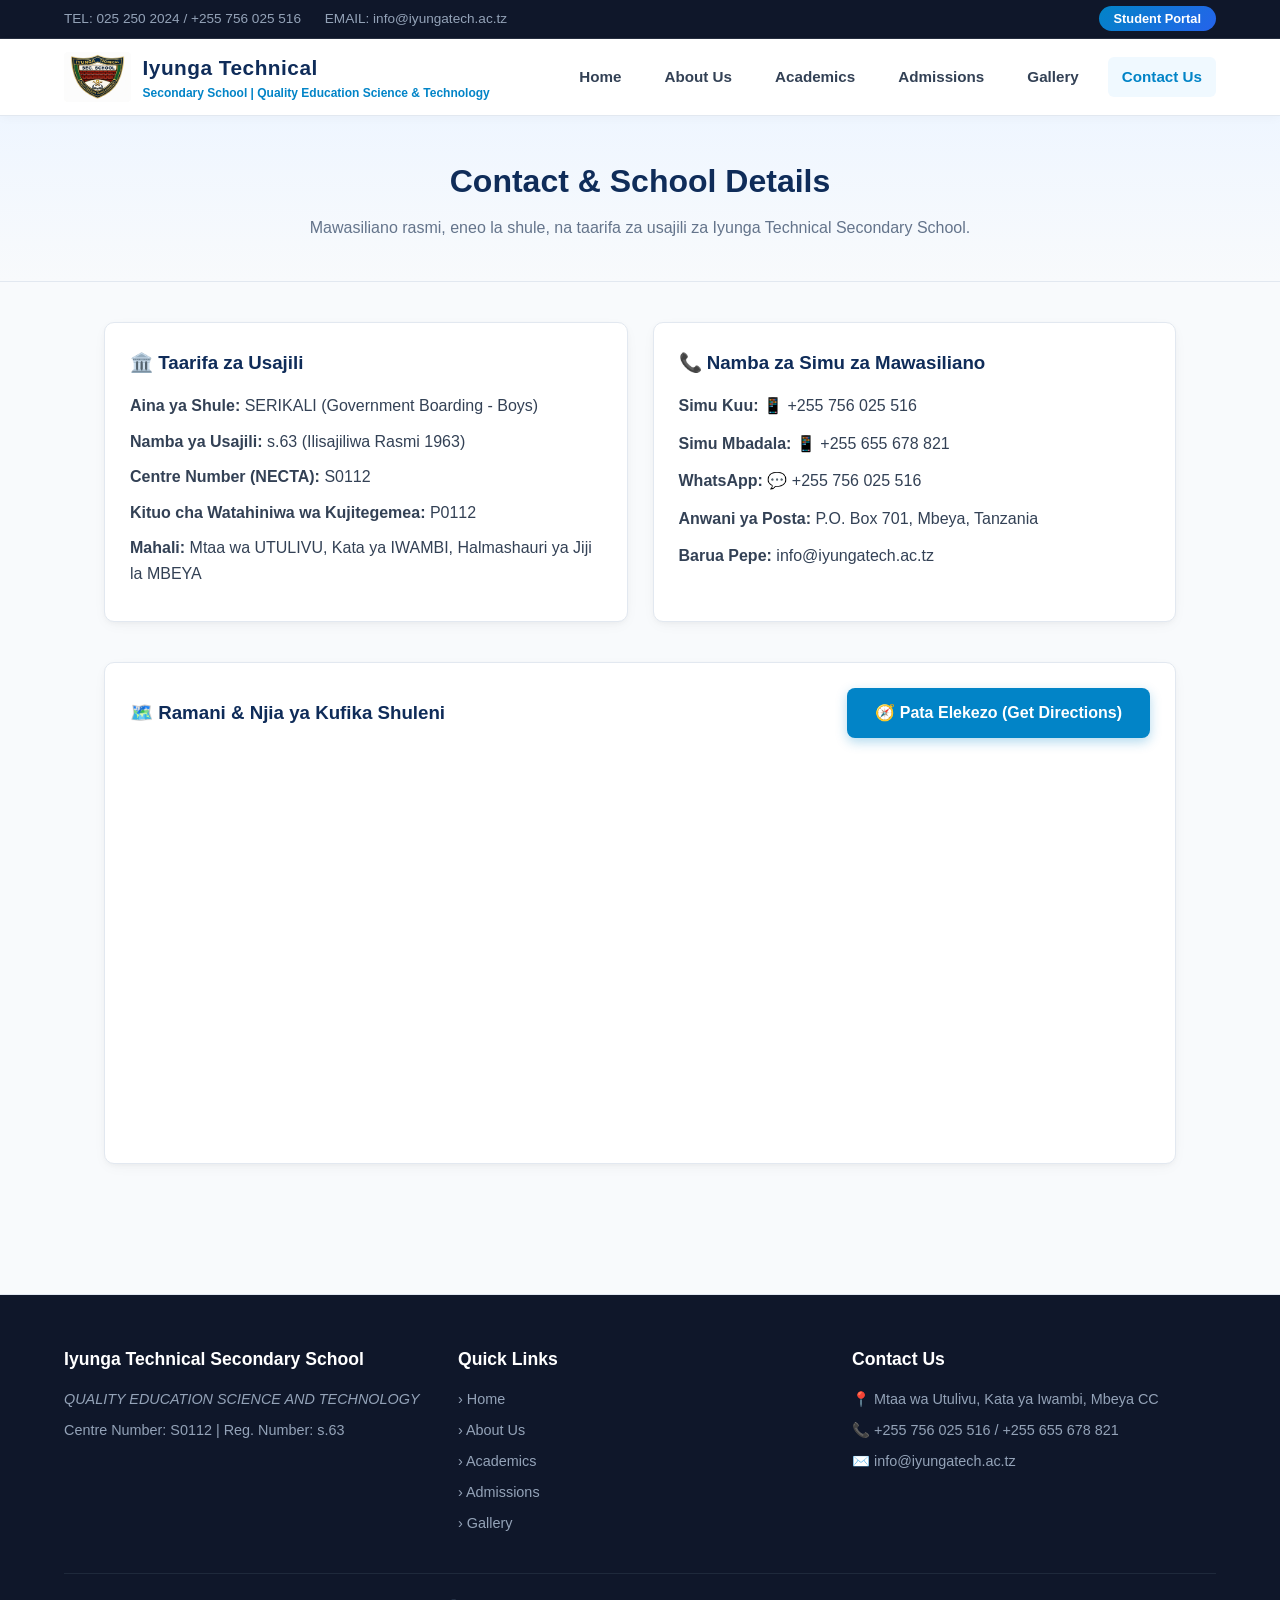
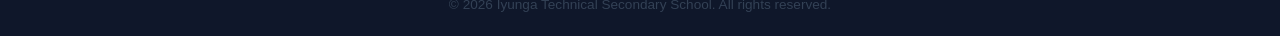
<file: contact.html>
<!DOCTYPE html>
<html lang="en">
<head>
    <meta charset="UTF-8">
    <meta name="viewport" content="width=device-width, initial-scale=1.0">
    <title>Contact Us - Iyunga Technical Secondary School</title>
    <!-- Custom External CSS -->
    <link rel="stylesheet" href="style.css">
</head>
<body>

    <!-- TOP HEADER -->
    <div class="top-header">
        <div class="top-header-info">
            <span>TEL: 025 250 2024 / +255 756 025 516</span>
            <span>EMAIL: info@iyungatech.ac.tz</span>
        </div>
        <div>
            <a href="#" class="portal-btn">Student Portal</a>
        </div>
    </div>

    <!-- NAVIGATION BAR -->
    <nav class="navbar">
        <div class="nav-container">
            <a href="index.html" class="brand-logo">
                <img src="iyungalogo.jpg" alt="Iyunga Logo" style="height: 50px; width: auto; margin-right: 12px; border-radius: 4px;">
                <div>
                    <div class="brand-title">Iyunga Technical</div>
                    <div class="brand-subtitle">Secondary School | Quality Education Science & Technology</div>
                </div>
            </a>
            <div class="nav-links">
                <a href="index.html">Home</a>
                <a href="about.html">About Us</a>
                <a href="academics.html">Academics</a>
                <a href="admissions.html">Admissions</a>
                <a href="gallery.html">Gallery</a>
                <a href="contact.html" class="active">Contact Us</a>
            </div>
        </div>
    </nav>

    <!-- PAGE BANNER -->
    <section class="page-banner">
        <div class="banner-container">
            <h2>Contact & School Details</h2>
            <p>Mawasiliano rasmi, eneo la shule, na taarifa za usajili za Iyunga Technical Secondary School.</p>
        </div>
    </section>

    <!-- MAIN CONTACT CONTENT -->
    <section class="main-container">
        
        <!-- TAARIFA ZA USAJILI NA MAWASILIANO GRID -->
        <div style="display: grid; grid-template-columns: repeat(auto-fit, minmax(300px, 1fr)); gap: 25px; margin-bottom: 40px;">
            
            <!-- School Registration Info -->
            <div style="background: var(--bg-card); padding: 25px; border-radius: 10px; border: 1px solid var(--border-color);">
                <h3 style="color: var(--accent-teal); margin-bottom: 15px;">🏛️ Taarifa za Usajili</h3>
                <p style="margin-bottom: 10px;"><strong>Aina ya Shule:</strong> SERIKALI (Government Boarding - Boys)</p>
                <p style="margin-bottom: 10px;"><strong>Namba ya Usajili:</strong> s.63 (Ilisajiliwa Rasmi 1963)</p>
                <p style="margin-bottom: 10px;"><strong>Centre Number (NECTA):</strong> S0112</p>
                <p style="margin-bottom: 10px;"><strong>Kituo cha Watahiniwa wa Kujitegemea:</strong> P0112</p>
                <p style="margin-bottom: 10px;"><strong>Mahali:</strong> Mtaa wa UTULIVU, Kata ya IWAMBI, Halmashauri ya Jiji la MBEYA</p>
            </div>

            <!-- Official Contacts -->
            <div style="background: var(--bg-card); padding: 25px; border-radius: 10px; border: 1px solid var(--border-color);">
                <h3 style="color: var(--accent-teal); margin-bottom: 15px;">📞 Namba za Simu za Mawasiliano</h3>
                <p style="margin-bottom: 12px;"><strong>Simu Kuu:</strong> 📱 +255 756 025 516</p>
                <p style="margin-bottom: 12px;"><strong>Simu Mbadala:</strong> 📱 +255 655 678 821</p>
                <p style="margin-bottom: 12px;"><strong>WhatsApp:</strong> 💬 +255 756 025 516</p>
                <p style="margin-bottom: 12px;"><strong>Anwani ya Posta:</strong> P.O. Box 701, Mbeya, Tanzania</p>
                <p><strong>Barua Pepe:</strong> info@iyungatech.ac.tz</p>
            </div>

        </div>

        <!-- FORM & MAP SECTION -->
        <div style="background: var(--bg-card); border: 1px solid var(--border-color); padding: 25px; border-radius: 10px; margin-bottom: 40px;">
            <div style="display: flex; flex-wrap: wrap; justify-content: space-between; align-items: center; margin-bottom: 20px;">
                <h3 style="color: var(--accent-teal);">🗺️ Ramani & Njia ya Kufika Shuleni</h3>
                <a href="https://www.google.com/maps/dir/?api=1&destination=Iyunga+Technical+Secondary+School+Mbeya" 
                   target="_blank" 
                   class="btn-primary" 
                   style="text-decoration: none;">
                   🧭 Pata Elekezo (Get Directions)
                </a>
            </div>

            <!-- Embedded Google Map -->
            <div style="width: 100%; height: 380px; border-radius: 8px; overflow: hidden;">
                <iframe 
                    src="https://www.google.com/maps/embed?pb=!1m18!1m12!1m3!1d15767.123456789!2d33.4210!3d-8.9120!2m3!1f0!2f0!3f0!3m2!1i1024!2i768!4f13.1!3m3!1m2!1s0x192c019a55555555%3A0x123456789abcdef!2sIyunga%20Technical%20Secondary%20School!5e0!3m2!1sen!2stz!4v1700000000000!5m2!1sen!2stz" 
                    width="100%" 
                    height="100%" 
                    style="border:0;" 
                    allowfullscreen="" 
                    loading="lazy">
                </iframe>
            </div>
        </div>

    </section>

    <!-- FOOTER -->
    <footer>
        <div class="footer-container">
            <div class="footer-col">
                <h4>Iyunga Technical Secondary School</h4>
                <p style="color: var(--accent-teal); font-style: italic; margin-bottom: 8px;">QUALITY EDUCATION SCIENCE AND TECHNOLOGY</p>
                <p>Centre Number: S0112 | Reg. Number: s.63</p>
            </div>
            <div class="footer-col">
                <h4>Quick Links</h4>
                <ul>
                    <li><a href="index.html">&rsaquo; Home</a></li>
                    <li><a href="about.html">&rsaquo; About Us</a></li>
                    <li><a href="academics.html">&rsaquo; Academics</a></li>
                    <li><a href="admissions.html">&rsaquo; Admissions</a></li>
                    <li><a href="gallery.html">&rsaquo; Gallery</a></li>
                </ul>
            </div>
            <div class="footer-col">
                <h4>Contact Us</h4>
                <ul>
                    <li>📍 Mtaa wa Utulivu, Kata ya Iwambi, Mbeya CC</li>
                    <li>📞 +255 756 025 516 / +255 655 678 821</li>
                    <li>✉️ info@iyungatech.ac.tz</li>
                </ul>
            </div>
        </div>
        <div class="footer-bottom">
            <p>&copy; 2026 Iyunga Technical Secondary School. All rights reserved.</p>
        </div>
    </footer>

    <!-- JAVASCRIPT LINK -->
    <script src="script.js"></script>

</body>
</html>
</file>
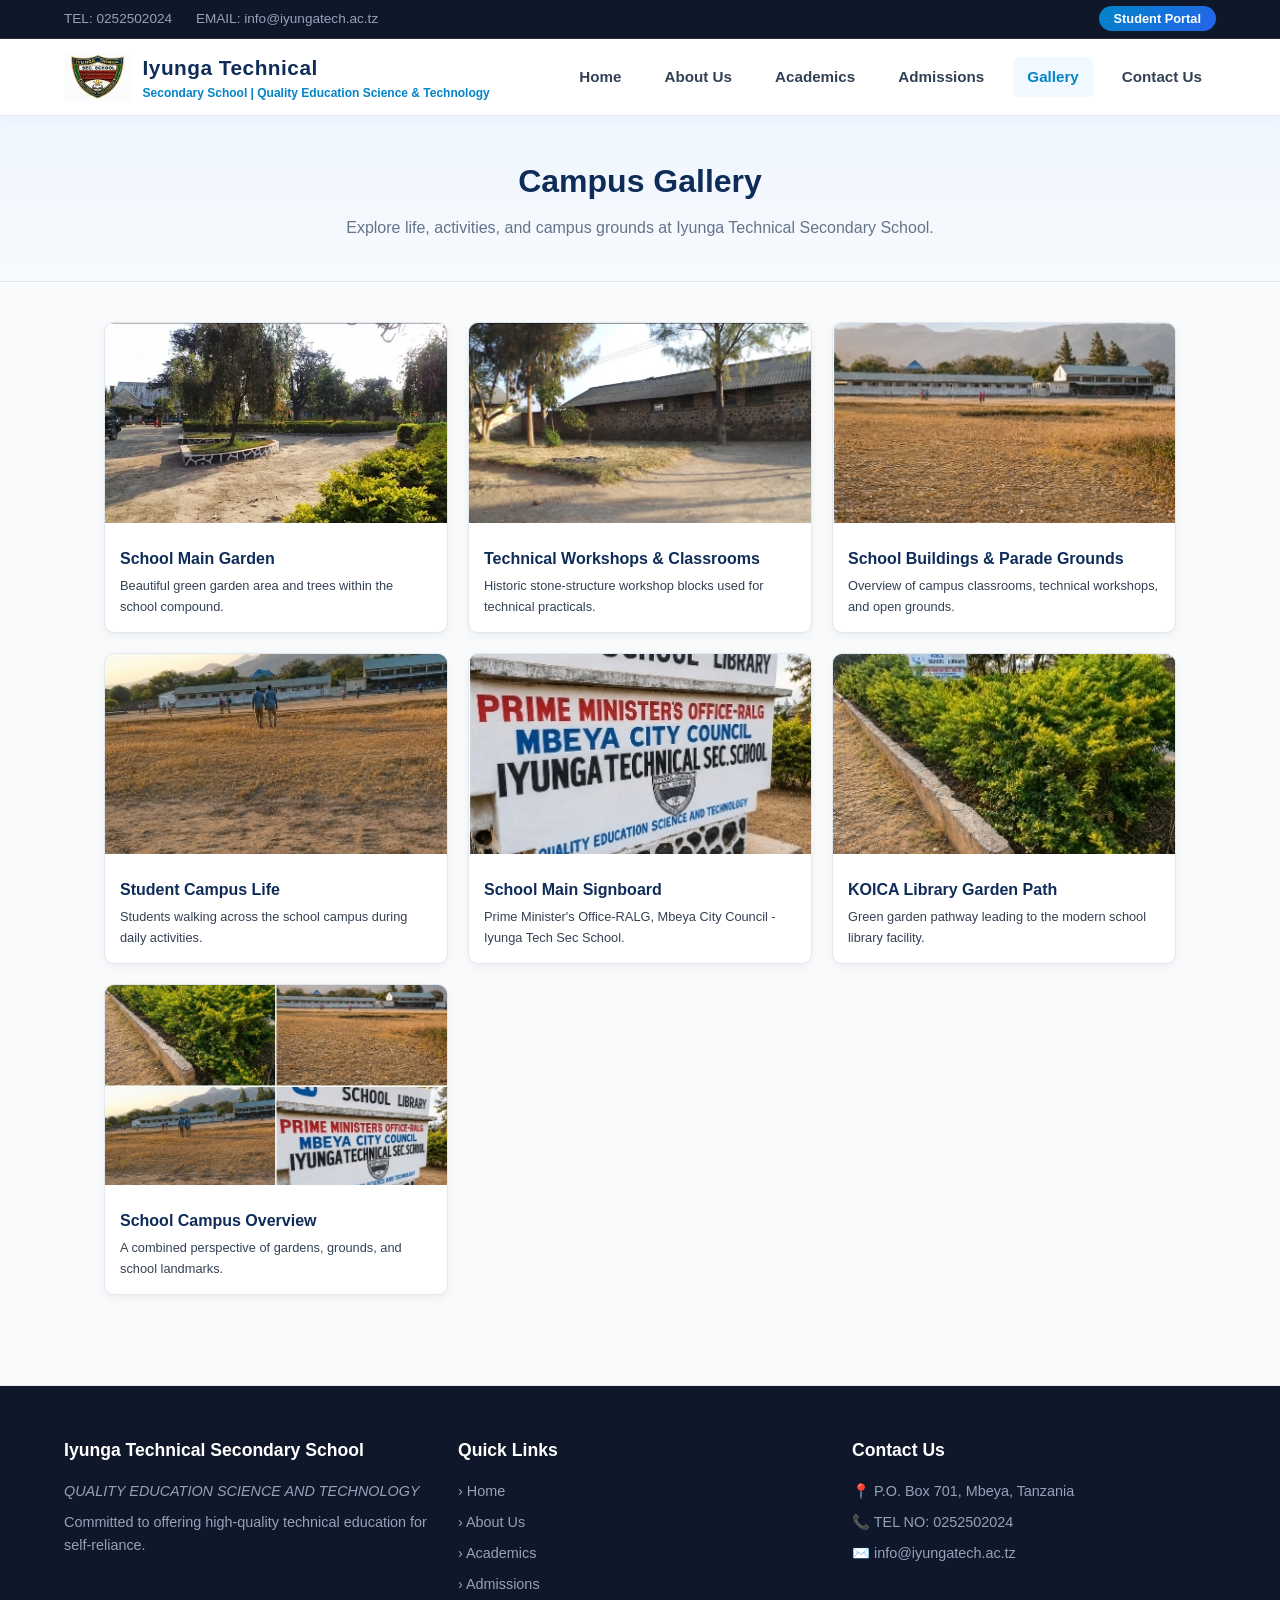
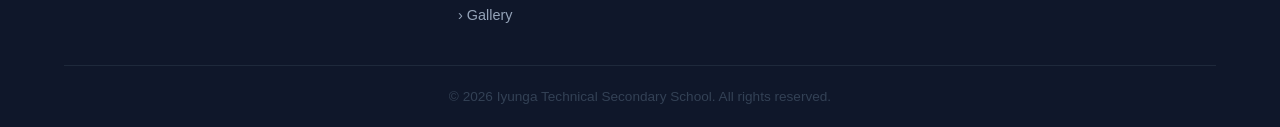
<file: gallery.html>
<!DOCTYPE html>
<html lang="en">
<head>
    <meta charset="UTF-8">
    <meta name="viewport" content="width=device-width, initial-scale=1.0">
    <title>Gallery - Iyunga Technical Secondary School</title>
    <!-- Custom External CSS -->
    <link rel="stylesheet" href="style.css">
</head>
<body>

    <!-- TOP HEADER -->
    <div class="top-header">
        <div class="top-header-info">
            <span>TEL: 0252502024</span>
            <span>EMAIL: info@iyungatech.ac.tz</span>
        </div>
        <div>
            <a href="#" class="portal-btn">Student Portal</a>
        </div>
    </div>

    <!-- NAVIGATION BAR -->
    <nav class="navbar">
        <div class="nav-container">
            <a href="index.html" class="brand-logo">
                <img src="iyungalogo.jpg" alt="Iyunga Logo" style="height: 50px; width: auto; margin-right: 12px; border-radius: 4px;">
                <div>
                    <div class="brand-title">Iyunga Technical</div>
                    <div class="brand-subtitle">Secondary School | Quality Education Science & Technology</div>
                </div>
            </a>
            <div class="nav-links">
                <a href="index.html">Home</a>
                <a href="about.html">About Us</a>
                <a href="academics.html">Academics</a>
                <a href="admissions.html">Admissions</a>
                <a href="gallery.html" class="active">Gallery</a>
                <a href="contact.html">Contact Us</a>
            </div>
        </div>
    </nav>

    <!-- PAGE BANNER -->
    <section class="page-banner">
        <div class="banner-container">
            <h2>Campus Gallery</h2>
            <p>Explore life, activities, and campus grounds at Iyunga Technical Secondary School.</p>
        </div>
    </section>

    <!-- GALLERY CONTENT -->
    <section class="main-container">
        <div class="gallery-grid">
            
            <!-- Picha 1: Garden Ground -->
            <div class="gallery-card">
                <img src="garden.jpg" alt="School Garden and Trees">
                <div class="info">
                    <h4>School Main Garden</h4>
                    <p style="font-size: 0.8rem; color: var(--gray-text);">Beautiful green garden area and trees within the school compound.</p>
                </div>
            </div>

            <!-- Picha 2: Stone Building Workshops -->
            <div class="gallery-card">
                <img src="building.jpg" alt="Technical Workshops Building">
                <div class="info">
                    <h4>Technical Workshops & Classrooms</h4>
                    <p style="font-size: 0.8rem; color: var(--gray-text);">Historic stone-structure workshop blocks used for technical practicals.</p>
                </div>
            </div>

            <!-- Picha 3: Buildings & Parade Grounds -->
            <div class="gallery-card">
                <img src="iyunga1.jpg" alt="School Buildings and Grounds">
                <div class="info">
                    <h4>School Buildings & Parade Grounds</h4>
                    <p style="font-size: 0.8rem; color: var(--gray-text);">Overview of campus classrooms, technical workshops, and open grounds.</p>
                </div>
            </div>

            <!-- Picha 4: Students Walking -->
            <div class="gallery-card">
                <img src="iyunga2.jpg" alt="Students Walking on Campus Grounds">
                <div class="info">
                    <h4>Student Campus Life</h4>
                    <p style="font-size: 0.8rem; color: var(--gray-text);">Students walking across the school campus during daily activities.</p>
                </div>
            </div>

            <!-- Picha 5: Main Signboard -->
            <div class="gallery-card">
                <img src="iyunga3.jpg" alt="Iyunga Main Signboard">
                <div class="info">
                    <h4>School Main Signboard</h4>
                    <p style="font-size: 0.8rem; color: var(--gray-text);">Prime Minister's Office-RALG, Mbeya City Council - Iyunga Tech Sec School.</p>
                </div>
            </div>

            <!-- Picha 6: KOICA Library Path -->
            <div class="gallery-card">
                <img src="iyunga4.jpg" alt="KOICA Library Garden">
                <div class="info">
                    <h4>KOICA Library Garden Path</h4>
                    <p style="font-size: 0.8rem; color: var(--gray-text);">Green garden pathway leading to the modern school library facility.</p>
                </div>
            </div>

            <!-- Picha 7: Campus Collage -->
            <div class="gallery-card">
                <img src="iyungacompound.jpg" alt="Campus Compound View">
                <div class="info">
                    <h4>School Campus Overview</h4>
                    <p style="font-size: 0.8rem; color: var(--gray-text);">A combined perspective of gardens, grounds, and school landmarks.</p>
                </div>
            </div>

        </div>
    </section>

    <!-- FOOTER -->
    <footer>
        <div class="footer-container">
            <div class="footer-col">
                <h4>Iyunga Technical Secondary School</h4>
                <p style="color: var(--brand-gold); font-style: italic; margin-bottom: 8px;">QUALITY EDUCATION SCIENCE AND TECHNOLOGY</p>
                <p>Committed to offering high-quality technical education for self-reliance.</p>
            </div>
            <div class="footer-col">
                <h4>Quick Links</h4>
                <ul>
                    <li><a href="index.html">&rsaquo; Home</a></li>
                    <li><a href="about.html">&rsaquo; About Us</a></li>
                    <li><a href="academics.html">&rsaquo; Academics</a></li>
                    <li><a href="admissions.html">&rsaquo; Admissions</a></li>
                    <li><a href="gallery.html">&rsaquo; Gallery</a></li>
                </ul>
            </div>
            <div class="footer-col">
                <h4>Contact Us</h4>
                <ul>
                    <li>📍 P.O. Box 701, Mbeya, Tanzania</li>
                    <li>📞 TEL NO: 0252502024</li>
                    <li>✉️ info@iyungatech.ac.tz</li>
                </ul>
            </div>
        </div>
        <div class="footer-bottom">
            <p>&copy; 2026 Iyunga Technical Secondary School. All rights reserved.</p>
        </div>
    </footer>

    <!-- JAVASCRIPT LINK -->
    <script src="script.js"></script>

</body>
</html>
</file>
<file: style.css>
/* =========================================================
   IYUNGA TECHNICAL SECONDARY SCHOOL - MODERN LIGHT THEME
   Professional, Clean & High-Readability Design
   ========================================================= */

:root {
    /* Light Theme Background Colors */
    --bg-light: #F8FAFC;          /* Clean Light Page Background */
    --bg-card: #FFFFFF;           /* Card & Section White Background */
    --bg-card-hover: #F1F5F9;     /* Card Hover State */
    --bg-header: #0F172A;         /* Topbar Dark Slate (High Contrast) */
    --bg-navbar: #FFFFFF;         /* Pure White Sticky Navbar */
    
    /* Primary & Brand Accent Colors */
    --brand-blue: #0F2C59;        /* Royal Deep Navy (Primary Text/Headers) */
    --brand-accent: #0284C7;      /* Ocean Blue / Vibrant Accent */
    --accent-teal: #0D9488;       /* Professional Teal Accent */
    --accent-green: #16A34A;      /* Success/Status Green */
    
    /* Text Colors */
    --text-dark: #0F172A;         /* Primary Dark Text */
    --text-body: #334155;         /* Body Text */
    --text-muted: #64748B;        /* Muted Grey Text */
    --text-white: #FFFFFF;
    
    /* Borders & Badges */
    --border-color: #E2E8F0;
    --badge-bg: #E0F2FE;          /* Soft Light Blue Pill Badge */
    --badge-text: #0369A1;
    --radius: 10px;
    --shadow: 0 4px 15px -3px rgba(0, 0, 0, 0.05), 0 2px 6px -2px rgba(0, 0, 0, 0.05);
}

/* Base Reset & Global Styles */
* {
    margin: 0;
    padding: 0;
    box-sizing: border-box;
    font-family: 'Segoe UI', Tahoma, Geneva, Verdana, sans-serif;
}

body {
    background-color: var(--bg-light);
    color: var(--text-body);
    line-height: 1.6;
}

a {
    text-decoration: none;
    color: inherit;
    transition: all 0.3s ease;
}

ul {
    list-style: none;
}

/* =========================================================
   TOP HEADER & NAVBAR
   ========================================================= */
.top-header {
    background-color: var(--bg-header);
    border-bottom: 1px solid rgba(255, 255, 255, 0.1);
    padding: 8px 5%;
    display: flex;
    justify-content: space-between;
    align-items: center;
    font-size: 0.85rem;
    color: #94A3B8;
}

.top-header-info span {
    margin-right: 20px;
}

.portal-btn {
    background: linear-gradient(135deg, var(--brand-accent), #2563EB);
    color: var(--text-white);
    padding: 5px 15px;
    border-radius: 20px;
    font-weight: 600;
    font-size: 0.8rem;
}

.portal-btn:hover {
    opacity: 0.9;
    box-shadow: 0 0 10px rgba(37, 99, 235, 0.3);
}

.navbar {
    background-color: rgba(255, 255, 255, 0.95);
    backdrop-filter: blur(10px);
    border-bottom: 1px solid var(--border-color);
    position: -webkit-sticky;
    position: sticky;
    top: 0;
    z-index: 9999;
    padding: 12px 5%;
    box-shadow: 0 2px 10px rgba(0, 0, 0, 0.03);
}

.nav-container {
    display: flex;
    justify-content: space-between;
    align-items: center;
    max-width: 1200px;
    margin: 0 auto;
}

.brand-logo {
    display: flex;
    align-items: center;
}

.brand-title {
    color: var(--brand-blue);
    font-size: 1.3rem;
    font-weight: 700;
    letter-spacing: 0.5px;
}

.brand-subtitle {
    color: var(--brand-accent);
    font-size: 0.75rem;
    font-weight: 600;
}

.nav-links {
    display: flex;
    gap: 15px;
}

.nav-links a {
    color: var(--text-body);
    font-weight: 600;
    font-size: 0.95rem;
    padding: 8px 14px;
    border-radius: 6px;
}

.nav-links a:hover,
.nav-links a.active {
    color: var(--brand-accent);
    background-color: #F0F9FF;
}

/* =========================================================
   HERO SECTION & BANNERS
   ========================================================= */
.hero-section {
    position: relative;
    padding: 90px 5%;
    text-align: center;
    display: flex;
    justify-content: center;
    align-items: center;
    background: linear-gradient(135deg, #0F2C59 0%, #1E40AF 100%);
    color: var(--text-white);
    border-bottom: 1px solid var(--border-color);
}

.hero-content {
    max-width: 850px;
    z-index: 2;
}

.hero-text h2 {
    color: var(--text-white) !important;
    font-size: 2.5rem;
    font-weight: 800;
    margin-bottom: 15px;
}

.hero-text p {
    color: #E2E8F0 !important;
    font-size: 1.1rem;
    margin-bottom: 25px;
}

.hero-buttons {
    display: flex;
    gap: 15px;
    justify-content: center;
}

.btn-primary {
    background: #0284C7;
    color: #FFFFFF !important;
    font-weight: 700;
    padding: 12px 28px;
    border-radius: 8px;
    display: inline-block;
    box-shadow: 0 4px 12px rgba(2, 132, 199, 0.3);
}

.btn-primary:hover {
    background: #0369A1;
    transform: translateY(-2px);
}

.btn-outline {
    border: 2px solid #FFFFFF;
    background: transparent;
    color: #FFFFFF !important;
    font-weight: 600;
    padding: 12px 28px;
    border-radius: 8px;
    display: inline-block;
}

.btn-outline:hover {
    background: #FFFFFF;
    color: var(--brand-blue) !important;
}

.page-banner {
    background: linear-gradient(180deg, #EFF6FF 0%, var(--bg-light) 100%);
    padding: 40px 5%;
    text-align: center;
    border-bottom: 1px solid var(--border-color);
}

.banner-container h2 {
    color: var(--brand-blue) !important;
    font-size: 2rem;
    margin-bottom: 8px;
}

.banner-container p {
    color: var(--text-muted) !important;
}

/* =========================================================
   CONTAINERS, CARDS & BADGES (LIGHT THEME)
   ========================================================= */
.main-container {
    max-width: 1200px;
    margin: 0 auto;
    padding: 40px 5%;
}

/* Card Styling for Light Background */
.card, 
div[style*="background: var(--bg-card)"],
div[style*="background: white"] {
    background-color: var(--bg-card) !important;
    border: 1px solid var(--border-color) !important;
    border-radius: var(--radius) !important;
    color: var(--text-body) !important;
    box-shadow: var(--shadow) !important;
}

/* Headings in Light Mode */
h3, h4 {
    color: var(--brand-blue) !important;
}

/* Text Overrides */
p, li {
    color: var(--text-body);
}

/* Subject Badges / Tag Pills (Clean Light Look) */
.subject-pill, ul li.subject-pill {
    background-color: var(--badge-bg) !important;
    border: 1px solid #BAE6FD !important;
    color: var(--badge-text) !important;
    padding: 6px 14px;
    border-radius: 20px;
    font-size: 0.88rem;
    display: inline-block;
    margin: 4px;
    font-weight: 600;
}

/* =========================================================
   GALLERY GRID (LIGHT STYLE)
   ========================================================= */
.gallery-grid {
    display: grid;
    grid-template-columns: repeat(auto-fill, minmax(280px, 1fr));
    gap: 20px;
}

.gallery-card {
    background-color: var(--bg-card);
    border: 1px solid var(--border-color);
    border-radius: var(--radius);
    overflow: hidden;
    box-shadow: var(--shadow);
    transition: transform 0.3s ease, box-shadow 0.3s ease;
}

.gallery-card:hover {
    transform: translateY(-5px);
    box-shadow: 0 10px 20px rgba(0, 0, 0, 0.08);
}

.gallery-card img {
    width: 100%;
    height: 200px;
    object-fit: cover;
}

.gallery-card .info {
    padding: 15px;
}

.gallery-card h4 {
    color: var(--brand-blue) !important;
    margin-bottom: 5px;
}

/* =========================================================
   FOOTER
   ========================================================= */
footer {
    background-color: #0F172A;
    color: #94A3B8;
    border-top: 1px solid var(--border-color);
    padding: 50px 5% 20px 5%;
    margin-top: 50px;
}

.footer-container {
    max-width: 1200px;
    margin: 0 auto;
    display: grid;
    grid-template-columns: repeat(auto-fit, minmax(250px, 1fr));
    gap: 30px;
}

.footer-col h4 {
    color: #FFFFFF !important;
    margin-bottom: 15px;
    font-size: 1.1rem;
}

.footer-col p, .footer-col ul li {
    background: none !important;
    border: none !important;
    padding: 0 !important;
    color: #94A3B8 !important;
    font-size: 0.9rem;
    margin-bottom: 8px;
    display: block !important;
}

.footer-col ul li a:hover {
    color: #38BDF8 !important;
}

.footer-bottom {
    text-align: center;
    border-top: 1px solid #1E293B;
    margin-top: 30px;
    padding-top: 20px;
    color: #64748B;
    font-size: 0.85rem;
}
</file>
<file: admin-style.css>
* {
    margin: 0;
    padding: 0;
    box-sizing: border-box;
    font-family: 'Segoe UI', Tahoma, Geneva, Verdana, sans-serif;
}

body {
    display: flex;
    background-color: #f4f6f9;
}

.sidebar {
    width: 250px;
    height: 100vh;
    background: #1e293b;
    color: white;
    padding: 20px;
    position: fixed;
}

.sidebar h2 {
    font-size: 20px;
    margin-bottom: 30px;
    color: #38bdf8;
}

.sidebar ul {
    list-style: none;
}

.sidebar ul li {
    margin-bottom: 15px;
}

.sidebar ul li a {
    color: #cbd5e1;
    text-decoration: none;
    font-size: 16px;
    display: block;
    padding: 10px;
    border-radius: 5px;
}

.sidebar ul li a.active, .sidebar ul li a:hover {
    background: #2563eb;
    color: white;
}

.main-content {
    margin-left: 250px;
    padding: 30px;
    width: calc(100% - 250px);
}

header {
    margin-bottom: 30px;
}

header h1 {
    color: #0f172a;
}

.stats {
    display: flex;
    gap: 20px;
    margin-bottom: 30px;
}

.card {
    background: white;
    padding: 20px;
    border-radius: 8px;
    flex: 1;
    box-shadow: 0 2px 4px rgba(0, 0, 0, 0.05);
}

.card h3 {
    color: #64748b;
    font-size: 14px;
    margin-bottom: 10px;
}

.card p {
    font-size: 24px;
    font-weight: bold;
    color: #1e293b;
}

.content-area {
    background: white;
    padding: 20px;
    border-radius: 8px;
    box-shadow: 0 2px 4px rgba(0, 0, 0, 0.05);
    margin-bottom: 30px;
}

.content-area h2 {
    margin-bottom: 20px;
    color: #1e293b;
}

.form-group {
    margin-bottom: 15px;
    display: flex;
    flex-direction: column;
}

.form-group label {
    font-weight: 600;
    margin-bottom: 5px;
    color: #475569;
}

.form-group input, 
.form-group select {
    padding: 10px;
    border: 1px solid #cbd5e1;
    border-radius: 6px;
    font-size: 14px;
    outline: none;
}

.form-group input:focus, 
.form-group select:focus {
    border-color: #2563eb;
}

.btn-submit {
    background-color: #2563eb;
    color: white;
    padding: 10px 20px;
    border: none;
    border-radius: 6px;
    cursor: pointer;
    font-size: 15px;
    font-weight: 600;
}

.btn-submit:hover {
    background-color: #1d4ed8;
}

/* DAY 3: Table Styling */
.student-table {
    width: 100%;
    border-collapse: collapse;
    margin-top: 10px;
}

.student-table th, 
.student-table td {
    padding: 12px 15px;
    text-align: left;
    border-bottom: 1px solid #e2e8f0;
}

.student-table th {
    background-color: #f8fafc;
    color: #475569;
    font-weight: 600;
}

.btn-edit {
    background-color: #eab308;
    color: white;
    border: none;
    padding: 6px 12px;
    border-radius: 4px;
    cursor: pointer;
    margin-right: 5px;
}

.btn-delete {
    background-color: #ef4444;
    color: white;
    border: none;
    padding: 6px 12px;
    border-radius: 4px;
    cursor: pointer;
}

.btn-edit:hover { background-color: #ca8a04; }
.btn-delete:hover { background-color: #dc2626; }
/* DAY 5: Mobile & Tablet Responsiveness */
@media (max-width: 768px) {
    body {
        flex-direction: column;
    }
    .sidebar {
        width: 100%;
        height: auto;
        position: relative;
    }
    .main-content {
        margin-left: 0;
        width: 100%;
        padding: 15px;
    }
    .stats {
        flex-direction: column;
    }
}
</file>
